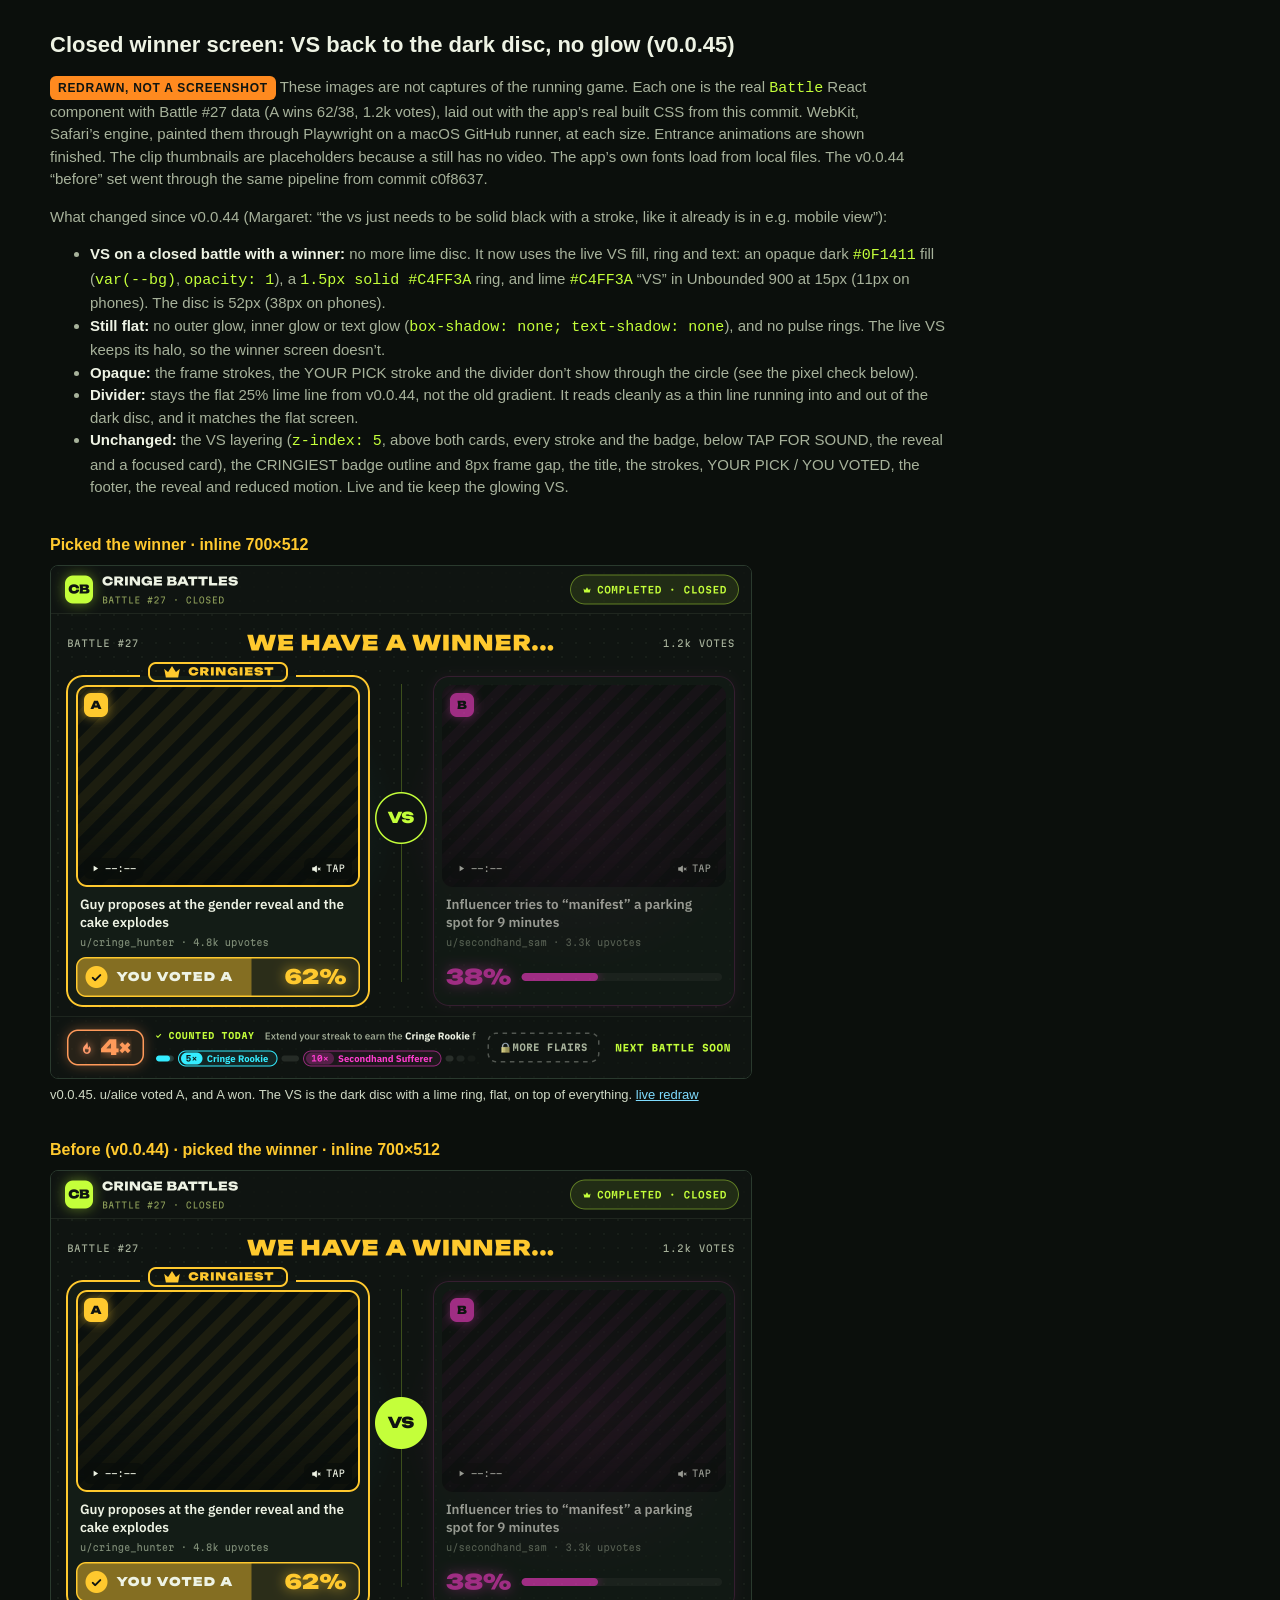
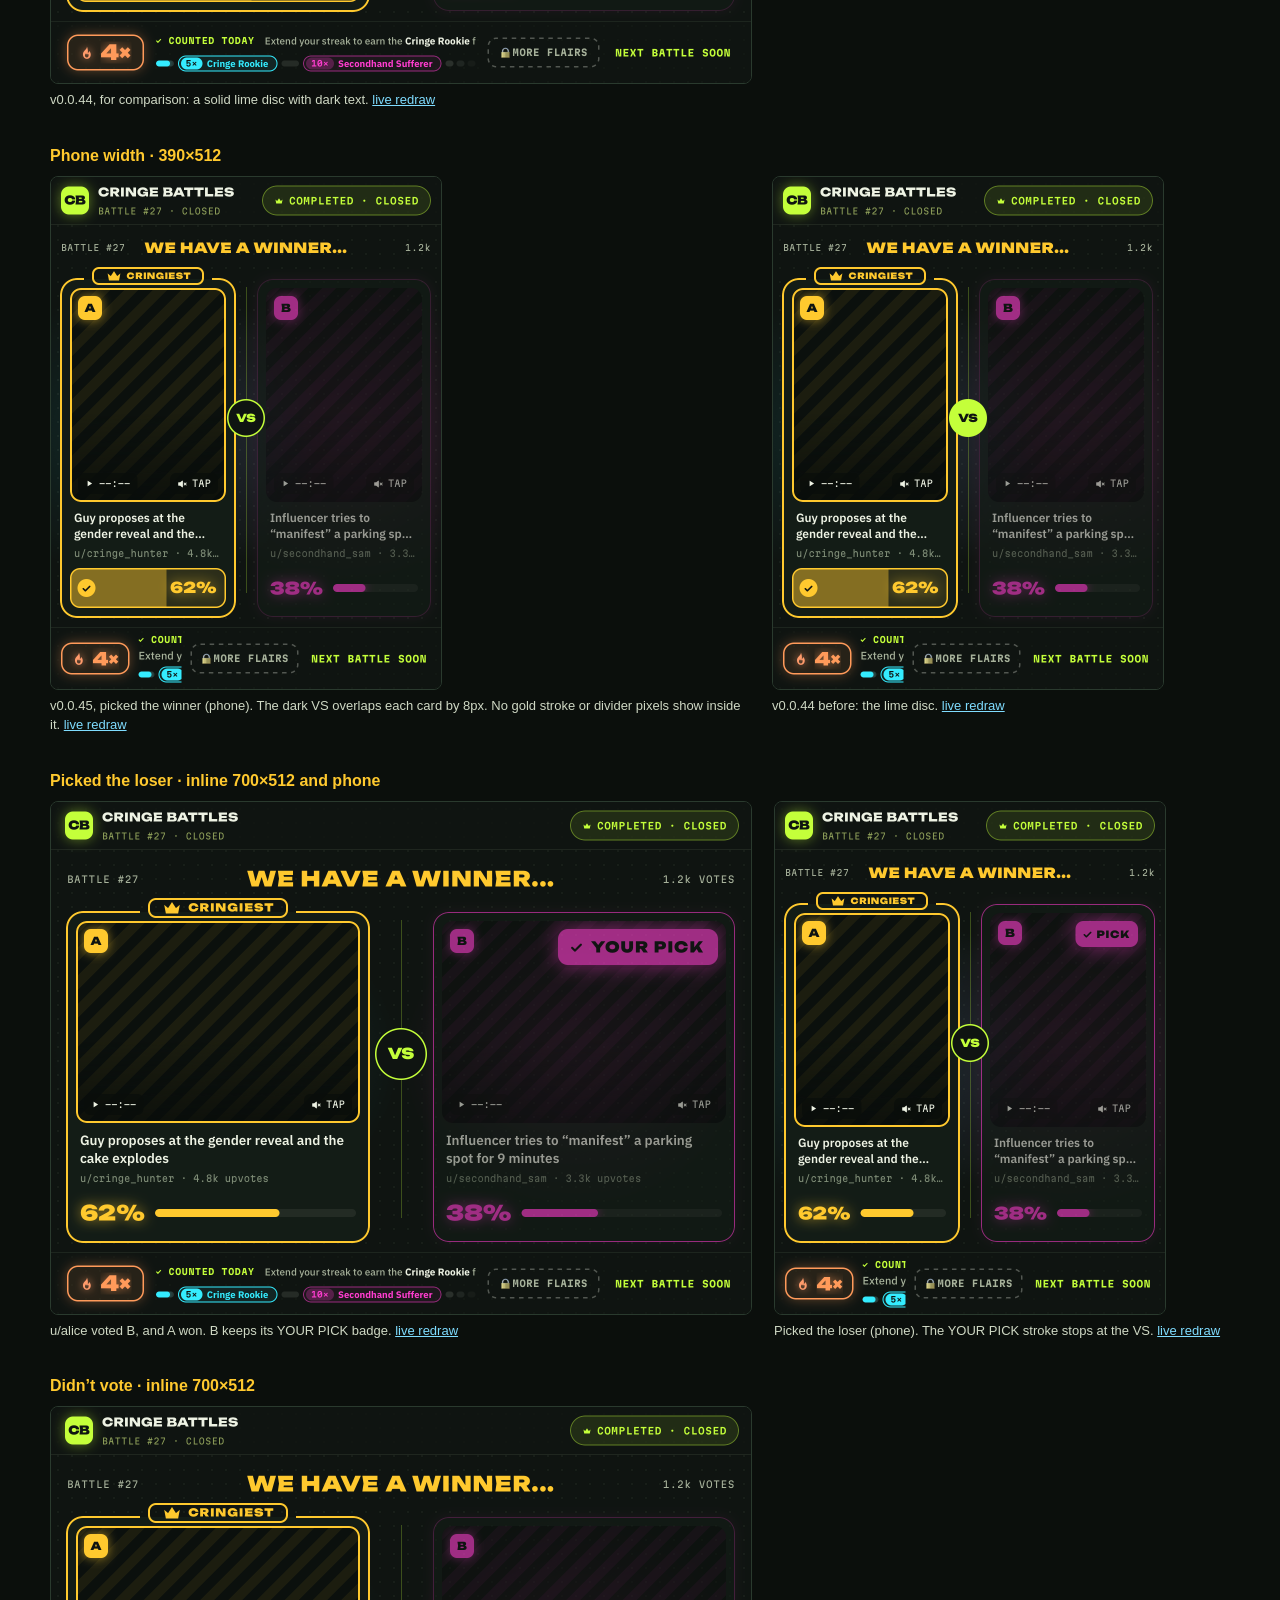
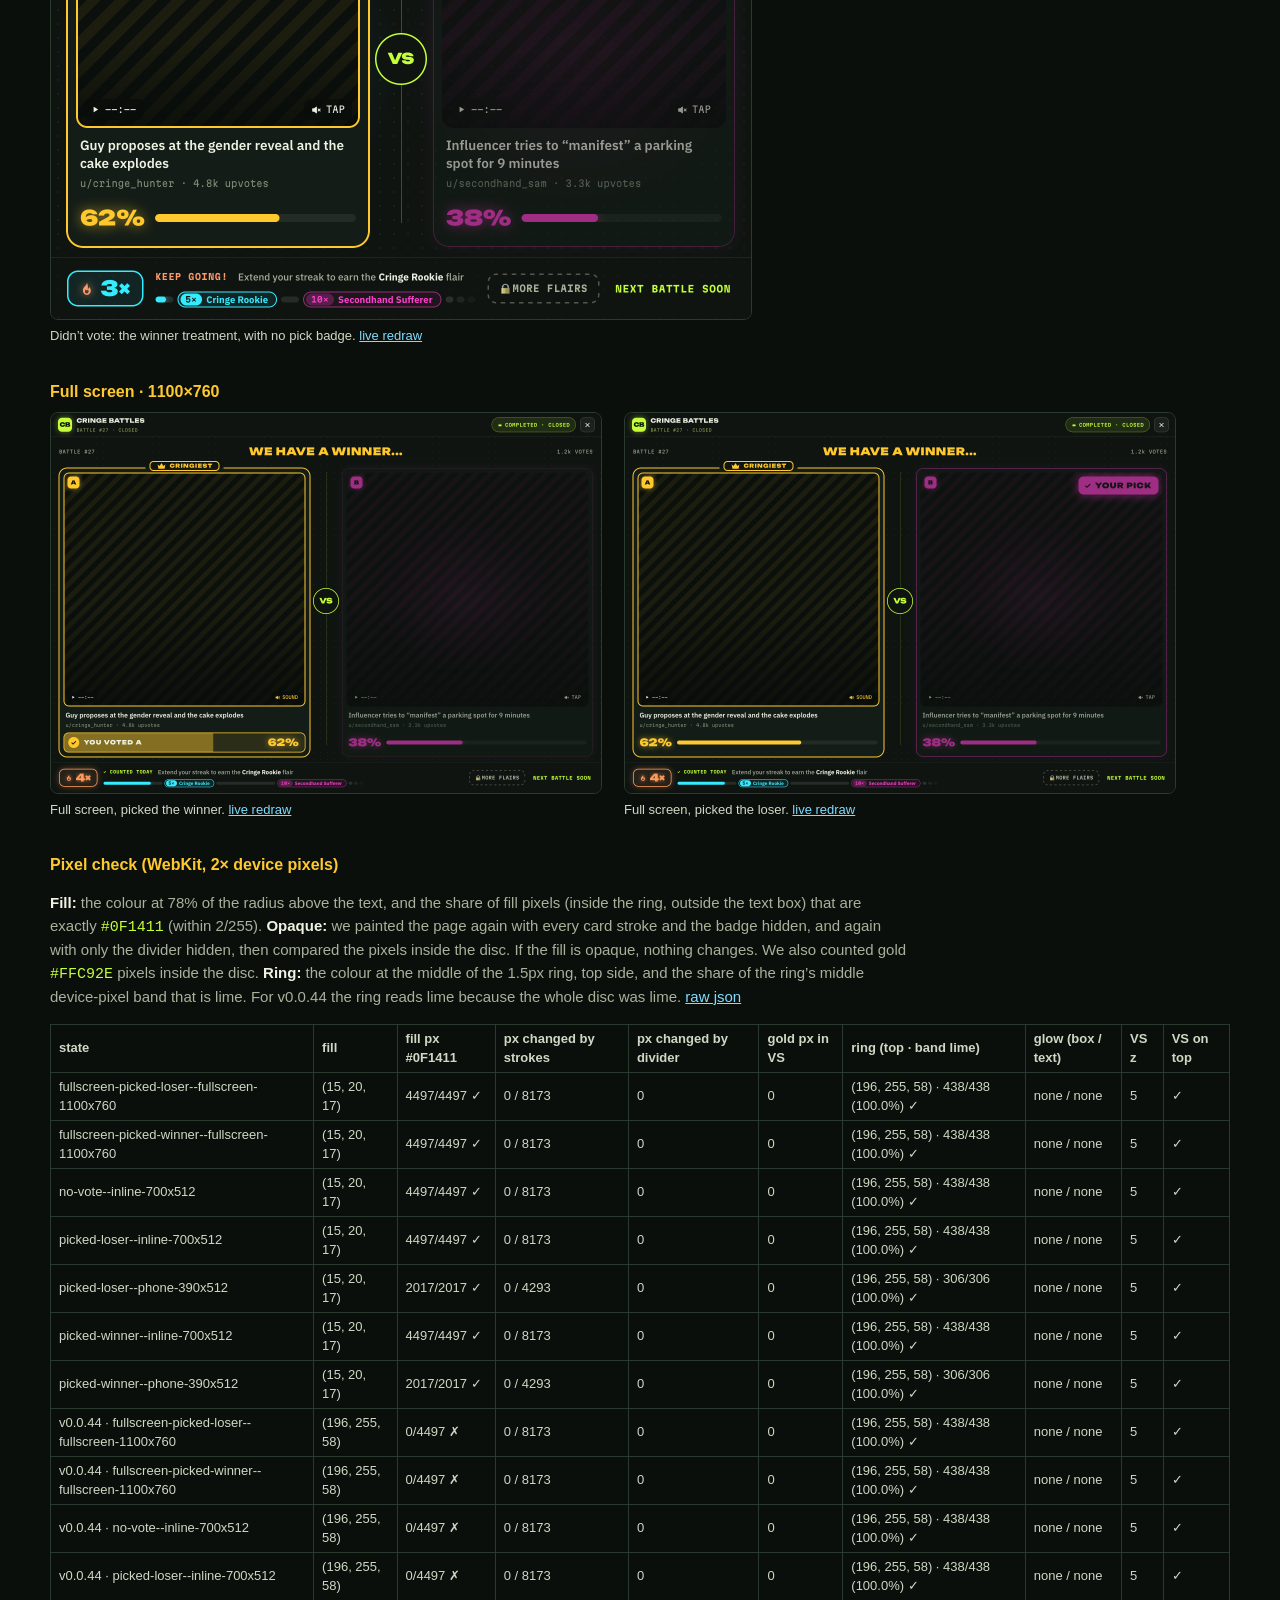
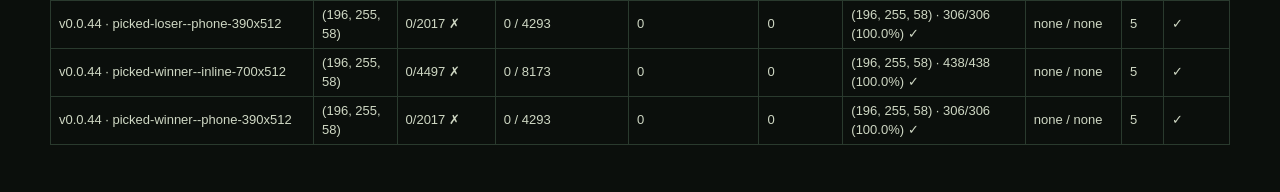
<file: winner-screen/index.html>
<!doctype html>
<html lang="en"><head><meta charset="utf-8"><meta name="viewport" content="width=device-width,initial-scale=1">
<title>Cringe Battles · closed winner screen (v0.0.45: dark VS, no glow)</title>
<style>
body{margin:0;background:#0b0f0c;color:#eef3e4;font:15px/1.5 -apple-system,BlinkMacSystemFont,'Segoe UI',sans-serif}
main{max-width:1180px;margin:0 auto;padding:28px 20px 60px}
h1{font-size:22px;margin:0 0 6px} h2{font-size:16px;margin:34px 0 8px;color:#ffc92e}
.lbl{display:inline-block;background:#ff8a1f;color:#0f1411;font-weight:800;font-size:12px;letter-spacing:.06em;padding:3px 8px;border-radius:6px}
p,li{color:#a7b29b;max-width:860px} code{color:#c4ff3a} b{color:#eef3e4}
.row{display:flex;flex-wrap:wrap;gap:22px;align-items:flex-start}
figure{margin:0} figure img{display:block;border:1px solid #2a3a2e;border-radius:8px;max-width:100%}
figcaption{font-size:13px;color:#cfd8c4;margin-top:6px;max-width:700px}
figcaption a,p a{color:#7fdcff}
table{border-collapse:collapse;font-size:13px;color:#cfd8c4} td,th{border:1px solid #2a3a2e;padding:4px 8px;text-align:left}
</style></head><body><main>
<h1>Closed winner screen: VS back to the dark disc, no glow (v0.0.45)</h1>
<p><span class="lbl">REDRAWN, NOT A SCREENSHOT</span> These images are not captures of the running game. Each one is the real <code>Battle</code> React component with Battle #27 data (A wins 62/38, 1.2k votes), laid out with the app’s real built CSS from this commit. WebKit, Safari’s engine, painted them through Playwright on a macOS GitHub runner, at each size. Entrance animations are shown finished. The clip thumbnails are placeholders because a still has no video. The app’s own fonts load from local files. The v0.0.44 “before” set went through the same pipeline from commit c0f8637.</p>
<p>What changed since v0.0.44 (Margaret: “the vs just needs to be solid black with a stroke, like it already is in e.g. mobile view”):</p>
<ul>
<li><b>VS on a closed battle with a winner:</b> no more lime disc. It now uses the live VS fill, ring and text: an opaque dark <code>#0F1411</code> fill (<code>var(--bg)</code>, <code>opacity: 1</code>), a <code>1.5px solid #C4FF3A</code> ring, and lime <code>#C4FF3A</code> “VS” in Unbounded 900 at 15px (11px on phones). The disc is 52px (38px on phones).</li>
<li><b>Still flat:</b> no outer glow, inner glow or text glow (<code>box-shadow: none; text-shadow: none</code>), and no pulse rings. The live VS keeps its halo, so the winner screen doesn’t.</li>
<li><b>Opaque:</b> the frame strokes, the YOUR PICK stroke and the divider don’t show through the circle (see the pixel check below).</li>
<li><b>Divider:</b> stays the flat 25% lime line from v0.0.44, not the old gradient. It reads cleanly as a thin line running into and out of the dark disc, and it matches the flat screen.</li>
<li><b>Unchanged:</b> the VS layering (<code>z-index: 5</code>, above both cards, every stroke and the badge, below TAP FOR SOUND, the reveal and a focused card), the CRINGIEST badge outline and 8px frame gap, the title, the strokes, YOUR PICK / YOU VOTED, the footer, the reveal and reduced motion. Live and tie keep the glowing VS.</li>
</ul>

<h2>Picked the winner · inline 700×512</h2>
<div class="row"><figure><img src="shots/picked-winner--inline-700x512.png" width="700" height="512" alt="Picked the winner, inline 700x512"><figcaption>v0.0.45. u/alice voted A, and A won. The VS is the dark disc with a lime ring, flat, on top of everything. <a href="cap/picked-winner--inline-700x512.html">live redraw</a></figcaption></figure></div>

<h2>Before (v0.0.44) · picked the winner · inline 700×512</h2>
<div class="row"><figure><img src="shots/v044/picked-winner--inline-700x512.png" width="700" height="512" alt="v0.0.44 picked the winner, inline"><figcaption>v0.0.44, for comparison: a solid lime disc with dark text. <a href="cap/v044/picked-winner--inline-700x512.html">live redraw</a></figcaption></figure></div>

<h2>Phone width · 390×512</h2>
<div class="row">
<figure><img src="shots/picked-winner--phone-390x512.png" width="390" height="512" alt="Picked the winner, phone"><figcaption>v0.0.45, picked the winner (phone). The dark VS overlaps each card by 8px. No gold stroke or divider pixels show inside it. <a href="cap/picked-winner--phone-390x512.html">live redraw</a></figcaption></figure>
<figure><img src="shots/v044/picked-winner--phone-390x512.png" width="390" height="512" alt="v0.0.44 picked the winner, phone"><figcaption>v0.0.44 before: the lime disc. <a href="cap/v044/picked-winner--phone-390x512.html">live redraw</a></figcaption></figure>
</div>

<h2>Picked the loser · inline 700×512 and phone</h2>
<div class="row">
<figure><img src="shots/picked-loser--inline-700x512.png" width="700" height="512" alt="Picked the loser, inline"><figcaption>u/alice voted B, and A won. B keeps its YOUR PICK badge. <a href="cap/picked-loser--inline-700x512.html">live redraw</a></figcaption></figure>
<figure><img src="shots/picked-loser--phone-390x512.png" width="390" height="512" alt="Picked the loser, phone"><figcaption>Picked the loser (phone). The YOUR PICK stroke stops at the VS. <a href="cap/picked-loser--phone-390x512.html">live redraw</a></figcaption></figure>
</div>

<h2>Didn’t vote · inline 700×512</h2>
<div class="row"><figure><img src="shots/no-vote--inline-700x512.png" width="700" height="512" alt="Did not vote"><figcaption>Didn’t vote: the winner treatment, with no pick badge. <a href="cap/no-vote--inline-700x512.html">live redraw</a></figcaption></figure></div>

<h2>Full screen · 1100×760</h2>
<div class="row">
<figure><img src="shots/fullscreen-picked-winner--fullscreen-1100x760.png" width="550" alt="Full screen, picked the winner"><figcaption>Full screen, picked the winner. <a href="cap/fullscreen-picked-winner--fullscreen-1100x760.html">live redraw</a></figcaption></figure>
<figure><img src="shots/fullscreen-picked-loser--fullscreen-1100x760.png" width="550" alt="Full screen, picked the loser"><figcaption>Full screen, picked the loser. <a href="cap/fullscreen-picked-loser--fullscreen-1100x760.html">live redraw</a></figcaption></figure>
</div>

<h2>Pixel check (WebKit, 2× device pixels)</h2>
<p><b>Fill:</b> the colour at 78% of the radius above the text, and the share of fill pixels (inside the ring, outside the text box) that are exactly <code>#0F1411</code> (within 2/255). <b>Opaque:</b> we painted the page again with every card stroke and the badge hidden, and again with only the divider hidden, then compared the pixels inside the disc. If the fill is opaque, nothing changes. We also counted gold <code>#FFC92E</code> pixels inside the disc. <b>Ring:</b> the colour at the middle of the 1.5px ring, top side, and the share of the ring’s middle device-pixel band that is lime. For v0.0.44 the ring reads lime because the whole disc was lime. <a href="shots/pixel-check.json">raw json</a></p>
<table><tr><th>state</th><th>fill</th><th>fill px #0F1411</th><th>px changed by strokes</th><th>px changed by divider</th><th>gold px in VS</th><th>ring (top · band lime)</th><th>glow (box / text)</th><th>VS z</th><th>VS on top</th></tr><tr><td>fullscreen-picked-loser--fullscreen-1100x760</td><td>(15, 20, 17)</td><td>4497/4497 ✓</td><td>0 / 8173</td><td>0</td><td>0</td><td>(196, 255, 58) · 438/438 (100.0%) ✓</td><td>none / none</td><td>5</td><td>✓</td></tr><tr><td>fullscreen-picked-winner--fullscreen-1100x760</td><td>(15, 20, 17)</td><td>4497/4497 ✓</td><td>0 / 8173</td><td>0</td><td>0</td><td>(196, 255, 58) · 438/438 (100.0%) ✓</td><td>none / none</td><td>5</td><td>✓</td></tr><tr><td>no-vote--inline-700x512</td><td>(15, 20, 17)</td><td>4497/4497 ✓</td><td>0 / 8173</td><td>0</td><td>0</td><td>(196, 255, 58) · 438/438 (100.0%) ✓</td><td>none / none</td><td>5</td><td>✓</td></tr><tr><td>picked-loser--inline-700x512</td><td>(15, 20, 17)</td><td>4497/4497 ✓</td><td>0 / 8173</td><td>0</td><td>0</td><td>(196, 255, 58) · 438/438 (100.0%) ✓</td><td>none / none</td><td>5</td><td>✓</td></tr><tr><td>picked-loser--phone-390x512</td><td>(15, 20, 17)</td><td>2017/2017 ✓</td><td>0 / 4293</td><td>0</td><td>0</td><td>(196, 255, 58) · 306/306 (100.0%) ✓</td><td>none / none</td><td>5</td><td>✓</td></tr><tr><td>picked-winner--inline-700x512</td><td>(15, 20, 17)</td><td>4497/4497 ✓</td><td>0 / 8173</td><td>0</td><td>0</td><td>(196, 255, 58) · 438/438 (100.0%) ✓</td><td>none / none</td><td>5</td><td>✓</td></tr><tr><td>picked-winner--phone-390x512</td><td>(15, 20, 17)</td><td>2017/2017 ✓</td><td>0 / 4293</td><td>0</td><td>0</td><td>(196, 255, 58) · 306/306 (100.0%) ✓</td><td>none / none</td><td>5</td><td>✓</td></tr><tr><td>v0.0.44 · fullscreen-picked-loser--fullscreen-1100x760</td><td>(196, 255, 58)</td><td>0/4497 ✗</td><td>0 / 8173</td><td>0</td><td>0</td><td>(196, 255, 58) · 438/438 (100.0%) ✓</td><td>none / none</td><td>5</td><td>✓</td></tr><tr><td>v0.0.44 · fullscreen-picked-winner--fullscreen-1100x760</td><td>(196, 255, 58)</td><td>0/4497 ✗</td><td>0 / 8173</td><td>0</td><td>0</td><td>(196, 255, 58) · 438/438 (100.0%) ✓</td><td>none / none</td><td>5</td><td>✓</td></tr><tr><td>v0.0.44 · no-vote--inline-700x512</td><td>(196, 255, 58)</td><td>0/4497 ✗</td><td>0 / 8173</td><td>0</td><td>0</td><td>(196, 255, 58) · 438/438 (100.0%) ✓</td><td>none / none</td><td>5</td><td>✓</td></tr><tr><td>v0.0.44 · picked-loser--inline-700x512</td><td>(196, 255, 58)</td><td>0/4497 ✗</td><td>0 / 8173</td><td>0</td><td>0</td><td>(196, 255, 58) · 438/438 (100.0%) ✓</td><td>none / none</td><td>5</td><td>✓</td></tr><tr><td>v0.0.44 · picked-loser--phone-390x512</td><td>(196, 255, 58)</td><td>0/2017 ✗</td><td>0 / 4293</td><td>0</td><td>0</td><td>(196, 255, 58) · 306/306 (100.0%) ✓</td><td>none / none</td><td>5</td><td>✓</td></tr><tr><td>v0.0.44 · picked-winner--inline-700x512</td><td>(196, 255, 58)</td><td>0/4497 ✗</td><td>0 / 8173</td><td>0</td><td>0</td><td>(196, 255, 58) · 438/438 (100.0%) ✓</td><td>none / none</td><td>5</td><td>✓</td></tr><tr><td>v0.0.44 · picked-winner--phone-390x512</td><td>(196, 255, 58)</td><td>0/2017 ✗</td><td>0 / 4293</td><td>0</td><td>0</td><td>(196, 255, 58) · 306/306 (100.0%) ✓</td><td>none / none</td><td>5</td><td>✓</td></tr></table>
</main></body></html>
</file>
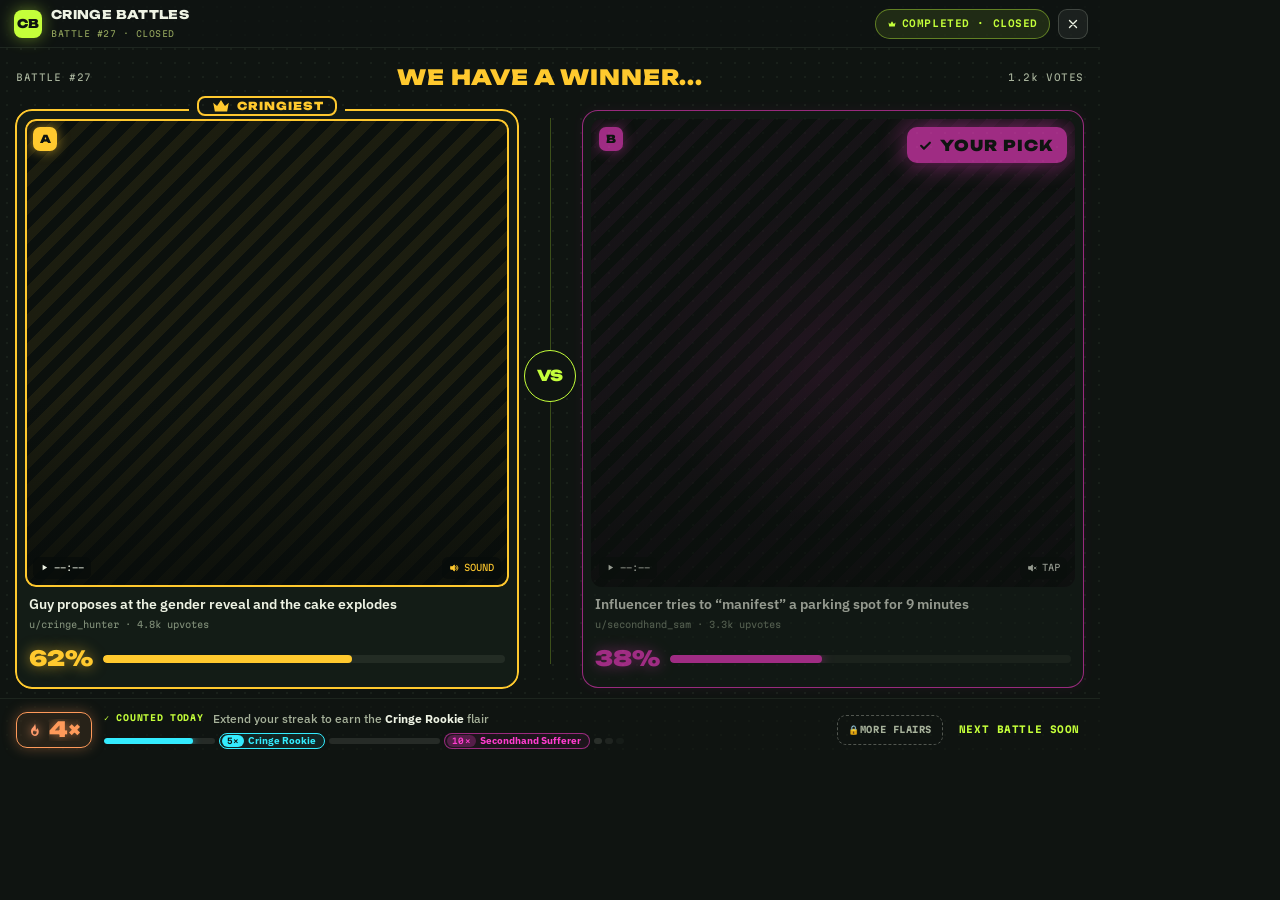
<file: winner-screen/cap/fullscreen-picked-loser--fullscreen-1100x760.html>
<!doctype html><html><head><meta charset="utf-8"><meta name="viewport" content="width=1100">
<link rel="stylesheet" href="app.css">
<style>html,body{width:1100px;height:760px;overflow:hidden} /* capture: show the settled state (entrance animations finished) */ *,*::before,*::after{animation-delay:-10s!important;animation-duration:0.001s!important;transition:none!important}</style>
</head><body><div id="root"><div class="pv is-theater" data-testid="battle-theater"><div class="pv-head"><div class="pv-brand"><div class="cb-logo">CB</div><div><div class="pv-brand-name">CRINGE BATTLES</div><div class="pv-brand-sub"><span>BATTLE #27 · CLOSED</span></div></div></div><div class="pv-head-r"><div class="pv-pill is-closed" data-testid="battle-closed" role="status" aria-label="This battle is closed"><svg viewBox="0 0 24 24" width="10" height="10" fill="currentColor"><path d="M3.5 8.5l4.2 3.6L12 5.5l4.3 6.6 4.2-3.6-1.8 9.5H5.3z"></path></svg><span class="pv-pill-v">COMPLETED · CLOSED</span></div><button class="pv-close" aria-label="Close" data-testid="theater-close"><svg viewBox="0 0 24 24" width="14" height="14" fill="none" stroke="currentColor" stroke-width="2.4" stroke-linecap="round"><path d="M6 6l12 12M18 6L6 18"></path></svg></button></div></div><div class="pv-body"><div class="pv-glow"></div><div class="pv-row is-won" data-testid="winner-title-row"><span>BATTLE #27</span><button class="pv-q pv-q-won" data-testid="winner-title" title="Replay the reveal">WE HAVE A WINNER...</button><span style="justify-self: end;">1.2k <span class="hide-sm">VOTES</span></span></div><div class="pv-grid"><div class="pv-card is-a is-lit is-unpicked is-champ" data-testid="card-left"><span class="pv-crown" data-testid="crown-left" aria-label="Clip A is the cringiest" role="img"><svg viewBox="0 0 24 24" width="22" height="22" fill="currentColor"><path d="M3.5 8.5l4.2 3.6L12 5.5l4.3 6.6 4.2-3.6-1.8 9.5H5.3z"></path></svg><span class="pv-crown-t">CRINGIEST</span></span><div class="pv-media" role="button" aria-label="Watch clip A with sound"><video></video><div class="pv-media-shade"></div><span class="pv-letter">A</span><span class="pv-chip l"><svg viewBox="0 0 24 24" width="9" height="9" fill="currentColor"><path d="M7 4.5v15l12-7.5z"></path></svg>--:--</span><span class="pv-chip r on"><svg viewBox="0 0 24 24" width="10" height="10" fill="none" stroke="currentColor" stroke-width="2.2" stroke-linecap="round" stroke-linejoin="round"><path d="M4 9v6h4l5 4V5L8 9z" fill="currentColor"></path><path d="M16.5 8.5a5 5 0 0 1 0 7M19 6a8.5 8.5 0 0 1 0 12"></path></svg>SOUND</span></div><div class="pv-info"><div class="pv-title" title="Guy proposes at the gender reveal and the cake explodes">Guy proposes at the gender reveal and the cake explodes</div><div class="pv-meta"><button class="pv-credit" title="Open the original post">u/cringe_hunter</button> · 4.8k upvotes</div></div><div class="pv-result"><span class="pv-pct">62%</span><div class="pv-bar"><div style="width: 62%;"></div></div></div></div><div class="pv-card is-b is-picked is-loser" data-testid="card-right"><div class="pv-media" role="button" aria-label="Watch clip B with sound"><video></video><div class="pv-media-shade"></div><span class="pv-letter">B</span><span class="pv-pick" data-testid="pick-right"><svg viewBox="0 0 24 24" width="15" height="15" fill="none" stroke="currentColor" stroke-width="3.4" stroke-linecap="round" stroke-linejoin="round"><path d="M5 12.5l4.5 4.5L19 7.5"></path></svg><span class="pv-pick-t"><span class="pv-pick-your">YOUR </span>PICK</span></span><span class="pv-chip l"><svg viewBox="0 0 24 24" width="9" height="9" fill="currentColor"><path d="M7 4.5v15l12-7.5z"></path></svg>--:--</span><span class="pv-chip r "><svg viewBox="0 0 24 24" width="10" height="10" fill="none" stroke="currentColor" stroke-width="2.2" stroke-linecap="round" stroke-linejoin="round"><path d="M4 9v6h4l5 4V5L8 9z" fill="currentColor"></path><path d="M17 9.5l5 5M22 9.5l-5 5"></path></svg>TAP</span></div><div class="pv-info"><div class="pv-title" title="Influencer tries to “manifest” a parking spot for 9 minutes">Influencer tries to “manifest” a parking spot for 9 minutes</div><div class="pv-meta"><button class="pv-credit" title="Open the original post">u/secondhand_sam</button> · 3.3k upvotes</div></div><div class="pv-result"><span class="pv-pct">38%</span><div class="pv-bar"><div style="width: 38%;"></div></div></div></div><div class="pv-vs is-won" data-testid="vs"><div class="pv-vs-line"></div><div class="pv-vs-badge"><div class="pv-vs-core">VS</div></div></div></div><div class="pv-foot" data-testid="battle-foot"><div class="pv-fx" data-testid="foot-fx" data-mode="streak"><span class="pv-stk-chip" style="--sc: 52, 236, 255;" data-testid="streak-chip" data-tone="counted" role="img" aria-label="4 day streak"><svg viewBox="0 0 24 24" width="17" height="17" fill="currentColor"><path d="M12.6 2.5c.4 3-1.2 4.6-2.7 6.2C8.4 10.3 7 11.9 7 14.6 7 18 9.3 21 12.5 21s5.5-2.6 5.5-6c0-2.4-1.2-4.1-2.2-5.2-.2 1.4-.9 2.5-2 3 .5-2.9-.1-6.6-1.2-9.3zM12.4 19c-1.5 0-2.6-1.2-2.6-2.8 0-1.4.8-2.3 1.6-3.1.3 1 .9 1.6 1.7 1.9.2-.7.5-1.2.9-1.6.6.7 1 1.6 1 2.6 0 1.7-1.1 3-2.6 3z"></path></svg><span class="pv-stk-num" aria-hidden="true"><b>4×</b></span></span><div class="pv-fbody"><div class="pv-layer is-stl" data-testid="layer-streak"><div class="pv-stk is-voted is-lit" style="--sc: 52, 236, 255;" data-testid="streak" data-current="4" data-status="voted" data-tier-color="#34ECFF" data-mfit="0" data-fit="0"><div class="pv-stk-main"><div class="pv-stk-row is-top"><span class="pv-stk-status" data-testid="streak-status" aria-live="polite" aria-hidden="false">✓ COUNTED TODAY</span></div><div class="pv-stk-row is-lead"><span class="pv-stk-label" data-testid="streak-progress" title="Extend your streak to earn the Cringe Rookie flair (1 more day of voting)"><span class="pv-stk-lead"><span class="pv-stk-full">Extend your streak to earn the <b>Cringe Rookie</b> flair</span><span class="pv-stk-short">Next: <b>Cringe Rookie</b></span></span></span></div><div class="pv-stk-track" data-testid="streak-milestones"><span class="pv-stk-seg" data-seg="a" role="progressbar" aria-valuemin="0" aria-valuemax="100" aria-valuenow="80" aria-label="Extend your streak to earn the Cringe Rookie flair (1 more day of voting)"><span style="width: 80%;"></span></span><span class="pv-stk-mp is-next is-close" data-pill="5" style="--tc: 52, 236, 255;" title="5× Streak · Cringe Rookie"><b>5×</b><span class="pv-stk-mp-name"> Cringe Rookie</span></span><span class="pv-stk-seg" data-seg="b" aria-hidden="true"><span style="width: 0%;"></span></span><span class="pv-stk-mp is-second" data-pill="10" style="--tc: 255, 61, 207;" title="10× Streak · Secondhand Sufferer"><b>10×</b><span class="pv-stk-mp-name"> Secondhand Sufferer</span></span><span class="pv-stk-dots" data-testid="streak-dots" aria-hidden="true"><i></i><i></i><i></i></span></div></div><span class="pv-stk-morew"><button type="button" class="pv-stk-more" data-testid="streak-more" aria-label="More flairs" aria-expanded="false" aria-controls="_r_4_"><span aria-hidden="true">🔒</span><span class="pv-stk-more-t" aria-hidden="true"> More flairs</span></button></span><span class="pv-next" data-testid="next-start" role="timer">NEXT BATTLE SOON</span></div></div></div></div></div></div></div></div></body></html>
</file>
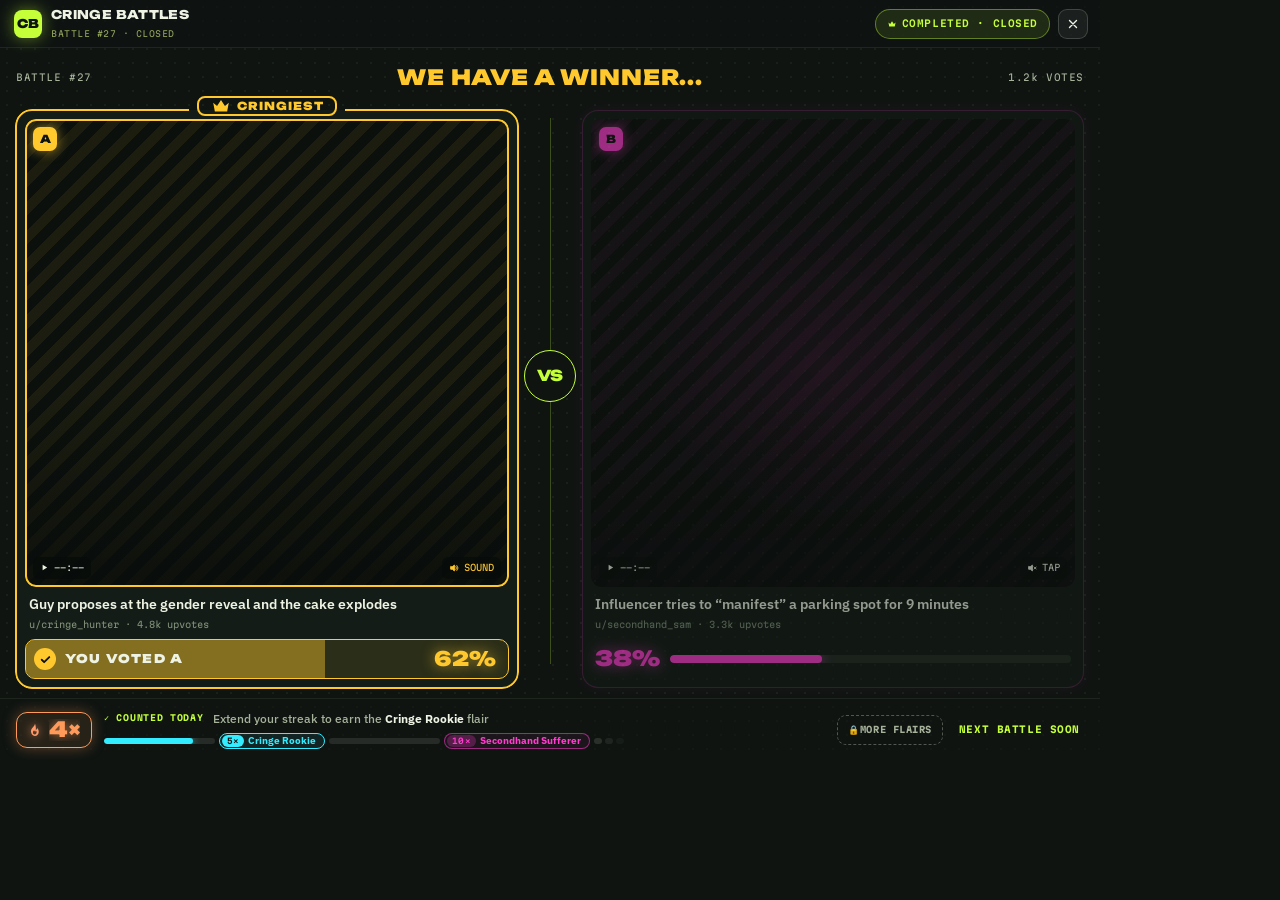
<file: winner-screen/cap/fullscreen-picked-winner--fullscreen-1100x760.html>
<!doctype html><html><head><meta charset="utf-8"><meta name="viewport" content="width=1100">
<link rel="stylesheet" href="app.css">
<style>html,body{width:1100px;height:760px;overflow:hidden} /* capture: show the settled state (entrance animations finished) */ *,*::before,*::after{animation-delay:-10s!important;animation-duration:0.001s!important;transition:none!important}</style>
</head><body><div id="root"><div class="pv is-theater" data-testid="battle-theater"><div class="pv-head"><div class="pv-brand"><div class="cb-logo">CB</div><div><div class="pv-brand-name">CRINGE BATTLES</div><div class="pv-brand-sub"><span>BATTLE #27 · CLOSED</span></div></div></div><div class="pv-head-r"><div class="pv-pill is-closed" data-testid="battle-closed" role="status" aria-label="This battle is closed"><svg viewBox="0 0 24 24" width="10" height="10" fill="currentColor"><path d="M3.5 8.5l4.2 3.6L12 5.5l4.3 6.6 4.2-3.6-1.8 9.5H5.3z"></path></svg><span class="pv-pill-v">COMPLETED · CLOSED</span></div><button class="pv-close" aria-label="Close" data-testid="theater-close"><svg viewBox="0 0 24 24" width="14" height="14" fill="none" stroke="currentColor" stroke-width="2.4" stroke-linecap="round"><path d="M6 6l12 12M18 6L6 18"></path></svg></button></div></div><div class="pv-body"><div class="pv-glow"></div><div class="pv-row is-won" data-testid="winner-title-row"><span>BATTLE #27</span><button class="pv-q pv-q-won" data-testid="winner-title" title="Replay the reveal">WE HAVE A WINNER...</button><span style="justify-self: end;">1.2k <span class="hide-sm">VOTES</span></span></div><div class="pv-grid"><div class="pv-card is-a is-lit is-picked is-champ" data-testid="card-left"><span class="pv-crown" data-testid="crown-left" aria-label="Clip A is the cringiest" role="img"><svg viewBox="0 0 24 24" width="22" height="22" fill="currentColor"><path d="M3.5 8.5l4.2 3.6L12 5.5l4.3 6.6 4.2-3.6-1.8 9.5H5.3z"></path></svg><span class="pv-crown-t">CRINGIEST</span></span><div class="pv-media" role="button" aria-label="Watch clip A with sound"><video></video><div class="pv-media-shade"></div><span class="pv-letter">A</span><span class="pv-chip l"><svg viewBox="0 0 24 24" width="9" height="9" fill="currentColor"><path d="M7 4.5v15l12-7.5z"></path></svg>--:--</span><span class="pv-chip r on"><svg viewBox="0 0 24 24" width="10" height="10" fill="none" stroke="currentColor" stroke-width="2.2" stroke-linecap="round" stroke-linejoin="round"><path d="M4 9v6h4l5 4V5L8 9z" fill="currentColor"></path><path d="M16.5 8.5a5 5 0 0 1 0 7M19 6a8.5 8.5 0 0 1 0 12"></path></svg>SOUND</span></div><div class="pv-info"><div class="pv-title" title="Guy proposes at the gender reveal and the cake explodes">Guy proposes at the gender reveal and the cake explodes</div><div class="pv-meta"><button class="pv-credit" title="Open the original post">u/cringe_hunter</button> · 4.8k upvotes</div></div><div class="pv-result pv-voted" data-testid="voted-left" aria-label="You voted A: 62% of the vote"><span class="pv-voted-fill" style="width: 62%;"></span><span class="pv-voted-ico"><svg viewBox="0 0 24 24" width="13" height="13" fill="none" stroke="currentColor" stroke-width="3.4" stroke-linecap="round" stroke-linejoin="round"><path d="M5 12.5l4.5 4.5L19 7.5"></path></svg></span><span class="pv-voted-t"><span class="pv-voted-you">YOU </span>VOTED<span class="pv-voted-l"> A</span></span><span class="pv-pct pv-voted-pct">62%</span></div></div><div class="pv-card is-b is-unpicked is-loser" data-testid="card-right"><div class="pv-media" role="button" aria-label="Watch clip B with sound"><video></video><div class="pv-media-shade"></div><span class="pv-letter">B</span><span class="pv-chip l"><svg viewBox="0 0 24 24" width="9" height="9" fill="currentColor"><path d="M7 4.5v15l12-7.5z"></path></svg>--:--</span><span class="pv-chip r "><svg viewBox="0 0 24 24" width="10" height="10" fill="none" stroke="currentColor" stroke-width="2.2" stroke-linecap="round" stroke-linejoin="round"><path d="M4 9v6h4l5 4V5L8 9z" fill="currentColor"></path><path d="M17 9.5l5 5M22 9.5l-5 5"></path></svg>TAP</span></div><div class="pv-info"><div class="pv-title" title="Influencer tries to “manifest” a parking spot for 9 minutes">Influencer tries to “manifest” a parking spot for 9 minutes</div><div class="pv-meta"><button class="pv-credit" title="Open the original post">u/secondhand_sam</button> · 3.3k upvotes</div></div><div class="pv-result"><span class="pv-pct">38%</span><div class="pv-bar"><div style="width: 38%;"></div></div></div></div><div class="pv-vs is-won" data-testid="vs"><div class="pv-vs-line"></div><div class="pv-vs-badge"><div class="pv-vs-core">VS</div></div></div></div><div class="pv-foot" data-testid="battle-foot"><div class="pv-fx" data-testid="foot-fx" data-mode="streak"><span class="pv-stk-chip" style="--sc: 52, 236, 255;" data-testid="streak-chip" data-tone="counted" role="img" aria-label="4 day streak"><svg viewBox="0 0 24 24" width="17" height="17" fill="currentColor"><path d="M12.6 2.5c.4 3-1.2 4.6-2.7 6.2C8.4 10.3 7 11.9 7 14.6 7 18 9.3 21 12.5 21s5.5-2.6 5.5-6c0-2.4-1.2-4.1-2.2-5.2-.2 1.4-.9 2.5-2 3 .5-2.9-.1-6.6-1.2-9.3zM12.4 19c-1.5 0-2.6-1.2-2.6-2.8 0-1.4.8-2.3 1.6-3.1.3 1 .9 1.6 1.7 1.9.2-.7.5-1.2.9-1.6.6.7 1 1.6 1 2.6 0 1.7-1.1 3-2.6 3z"></path></svg><span class="pv-stk-num" aria-hidden="true"><b>4×</b></span></span><div class="pv-fbody"><div class="pv-layer is-stl" data-testid="layer-streak"><div class="pv-stk is-voted is-lit" style="--sc: 52, 236, 255;" data-testid="streak" data-current="4" data-status="voted" data-tier-color="#34ECFF" data-mfit="0" data-fit="0"><div class="pv-stk-main"><div class="pv-stk-row is-top"><span class="pv-stk-status" data-testid="streak-status" aria-live="polite" aria-hidden="false">✓ COUNTED TODAY</span></div><div class="pv-stk-row is-lead"><span class="pv-stk-label" data-testid="streak-progress" title="Extend your streak to earn the Cringe Rookie flair (1 more day of voting)"><span class="pv-stk-lead"><span class="pv-stk-full">Extend your streak to earn the <b>Cringe Rookie</b> flair</span><span class="pv-stk-short">Next: <b>Cringe Rookie</b></span></span></span></div><div class="pv-stk-track" data-testid="streak-milestones"><span class="pv-stk-seg" data-seg="a" role="progressbar" aria-valuemin="0" aria-valuemax="100" aria-valuenow="80" aria-label="Extend your streak to earn the Cringe Rookie flair (1 more day of voting)"><span style="width: 80%;"></span></span><span class="pv-stk-mp is-next is-close" data-pill="5" style="--tc: 52, 236, 255;" title="5× Streak · Cringe Rookie"><b>5×</b><span class="pv-stk-mp-name"> Cringe Rookie</span></span><span class="pv-stk-seg" data-seg="b" aria-hidden="true"><span style="width: 0%;"></span></span><span class="pv-stk-mp is-second" data-pill="10" style="--tc: 255, 61, 207;" title="10× Streak · Secondhand Sufferer"><b>10×</b><span class="pv-stk-mp-name"> Secondhand Sufferer</span></span><span class="pv-stk-dots" data-testid="streak-dots" aria-hidden="true"><i></i><i></i><i></i></span></div></div><span class="pv-stk-morew"><button type="button" class="pv-stk-more" data-testid="streak-more" aria-label="More flairs" aria-expanded="false" aria-controls="_r_3_"><span aria-hidden="true">🔒</span><span class="pv-stk-more-t" aria-hidden="true"> More flairs</span></button></span><span class="pv-next" data-testid="next-start" role="timer">NEXT BATTLE SOON</span></div></div></div></div></div></div></div></div></body></html>
</file>
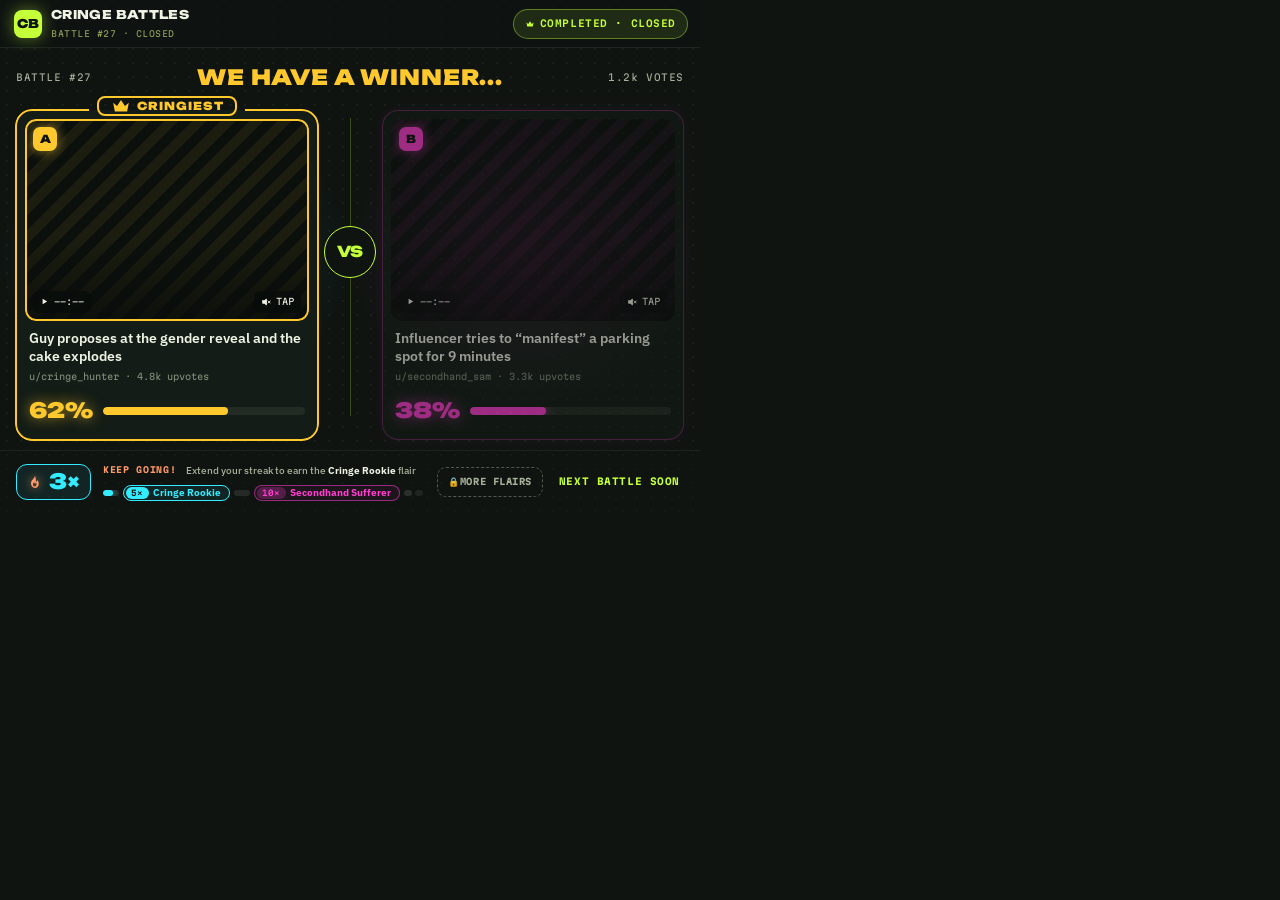
<file: winner-screen/cap/no-vote--inline-700x512.html>
<!doctype html><html><head><meta charset="utf-8"><meta name="viewport" content="width=700">
<link rel="stylesheet" href="app.css">
<style>html,body{width:700px;height:512px;overflow:hidden} /* capture: show the settled state (entrance animations finished) */ *,*::before,*::after{animation-delay:-10s!important;animation-duration:0.001s!important;transition:none!important}</style>
</head><body><div id="root"><div class="pv" data-testid="post-view"><div class="pv-head"><div class="pv-brand"><div class="cb-logo">CB</div><div><div class="pv-brand-name">CRINGE BATTLES</div><div class="pv-brand-sub"><span>BATTLE #27 · CLOSED</span></div></div></div><div class="pv-head-r"><div class="pv-pill is-closed" data-testid="battle-closed" role="status" aria-label="This battle is closed"><svg viewBox="0 0 24 24" width="10" height="10" fill="currentColor"><path d="M3.5 8.5l4.2 3.6L12 5.5l4.3 6.6 4.2-3.6-1.8 9.5H5.3z"></path></svg><span class="pv-pill-v">COMPLETED · CLOSED</span></div></div></div><div class="pv-body"><div class="pv-glow"></div><div class="pv-row is-won" data-testid="winner-title-row"><span>BATTLE #27</span><button class="pv-q pv-q-won" data-testid="winner-title" title="Replay the reveal">WE HAVE A WINNER...</button><span style="justify-self: end;">1.2k <span class="hide-sm">VOTES</span></span></div><div class="pv-grid"><div class="pv-card is-a is-lit is-champ" data-testid="card-left"><span class="pv-crown" data-testid="crown-left" aria-label="Clip A is the cringiest" role="img"><svg viewBox="0 0 24 24" width="22" height="22" fill="currentColor"><path d="M3.5 8.5l4.2 3.6L12 5.5l4.3 6.6 4.2-3.6-1.8 9.5H5.3z"></path></svg><span class="pv-crown-t">CRINGIEST</span></span><div class="pv-media" role="button" aria-label="Watch clip A with sound"><video></video><div class="pv-media-shade"></div><span class="pv-letter">A</span><span class="pv-chip l"><svg viewBox="0 0 24 24" width="9" height="9" fill="currentColor"><path d="M7 4.5v15l12-7.5z"></path></svg>--:--</span><span class="pv-chip r "><svg viewBox="0 0 24 24" width="10" height="10" fill="none" stroke="currentColor" stroke-width="2.2" stroke-linecap="round" stroke-linejoin="round"><path d="M4 9v6h4l5 4V5L8 9z" fill="currentColor"></path><path d="M17 9.5l5 5M22 9.5l-5 5"></path></svg>TAP</span></div><div class="pv-info"><div class="pv-title" title="Guy proposes at the gender reveal and the cake explodes">Guy proposes at the gender reveal and the cake explodes</div><div class="pv-meta"><button class="pv-credit" title="Open the original post">u/cringe_hunter</button> · 4.8k upvotes</div></div><div class="pv-result"><span class="pv-pct">62%</span><div class="pv-bar"><div style="width: 62%;"></div></div></div></div><div class="pv-card is-b is-loser" data-testid="card-right"><div class="pv-media" role="button" aria-label="Watch clip B with sound"><video></video><div class="pv-media-shade"></div><span class="pv-letter">B</span><span class="pv-chip l"><svg viewBox="0 0 24 24" width="9" height="9" fill="currentColor"><path d="M7 4.5v15l12-7.5z"></path></svg>--:--</span><span class="pv-chip r "><svg viewBox="0 0 24 24" width="10" height="10" fill="none" stroke="currentColor" stroke-width="2.2" stroke-linecap="round" stroke-linejoin="round"><path d="M4 9v6h4l5 4V5L8 9z" fill="currentColor"></path><path d="M17 9.5l5 5M22 9.5l-5 5"></path></svg>TAP</span></div><div class="pv-info"><div class="pv-title" title="Influencer tries to “manifest” a parking spot for 9 minutes">Influencer tries to “manifest” a parking spot for 9 minutes</div><div class="pv-meta"><button class="pv-credit" title="Open the original post">u/secondhand_sam</button> · 3.3k upvotes</div></div><div class="pv-result"><span class="pv-pct">38%</span><div class="pv-bar"><div style="width: 38%;"></div></div></div></div><div class="pv-vs is-won" data-testid="vs"><div class="pv-vs-line"></div><div class="pv-vs-badge"><div class="pv-vs-core">VS</div></div></div></div><div class="pv-foot" data-testid="battle-foot"><div class="pv-fx" data-testid="foot-fx" data-mode="streak"><span class="pv-stk-chip" style="--sc: 52, 236, 255;" data-testid="streak-chip" data-tone="tier" role="img" aria-label="3 day streak"><svg viewBox="0 0 24 24" width="17" height="17" fill="currentColor"><path d="M12.6 2.5c.4 3-1.2 4.6-2.7 6.2C8.4 10.3 7 11.9 7 14.6 7 18 9.3 21 12.5 21s5.5-2.6 5.5-6c0-2.4-1.2-4.1-2.2-5.2-.2 1.4-.9 2.5-2 3 .5-2.9-.1-6.6-1.2-9.3zM12.4 19c-1.5 0-2.6-1.2-2.6-2.8 0-1.4.8-2.3 1.6-3.1.3 1 .9 1.6 1.7 1.9.2-.7.5-1.2.9-1.6.6.7 1 1.6 1 2.6 0 1.7-1.1 3-2.6 3z"></path></svg><span class="pv-stk-num" aria-hidden="true"><b>3×</b></span></span><div class="pv-fbody"><div class="pv-layer is-stl" data-testid="layer-streak"><div class="pv-stk is-atRisk is-lit" style="--sc: 52, 236, 255;" data-testid="streak" data-current="3" data-status="atRisk" data-tier-color="#34ECFF" data-mfit="0" data-fit="0"><div class="pv-stk-main"><div class="pv-stk-row is-top"><span class="pv-stk-status" data-testid="streak-status" aria-live="polite" aria-hidden="false">KEEP GOING!</span></div><div class="pv-stk-row is-lead"><span class="pv-stk-label" data-testid="streak-progress" title="Extend your streak to earn the Cringe Rookie flair (2 more days of voting)"><span class="pv-stk-lead"><span class="pv-stk-full">Extend your streak to earn the <b>Cringe Rookie</b> flair</span><span class="pv-stk-short">Next: <b>Cringe Rookie</b></span></span></span></div><div class="pv-stk-track" data-testid="streak-milestones"><span class="pv-stk-seg" data-seg="a" role="progressbar" aria-valuemin="0" aria-valuemax="100" aria-valuenow="60" aria-label="Extend your streak to earn the Cringe Rookie flair (2 more days of voting)"><span style="width: 60%;"></span></span><span class="pv-stk-mp is-next" data-pill="5" style="--tc: 52, 236, 255;" title="5× Streak · Cringe Rookie"><b>5×</b><span class="pv-stk-mp-name"> Cringe Rookie</span></span><span class="pv-stk-seg" data-seg="b" aria-hidden="true"><span style="width: 0%;"></span></span><span class="pv-stk-mp is-second" data-pill="10" style="--tc: 255, 61, 207;" title="10× Streak · Secondhand Sufferer"><b>10×</b><span class="pv-stk-mp-name"> Secondhand Sufferer</span></span><span class="pv-stk-dots" data-testid="streak-dots" aria-hidden="true"><i></i><i></i><i></i></span></div></div><span class="pv-stk-morew"><button type="button" class="pv-stk-more" data-testid="streak-more" aria-label="More flairs" aria-expanded="false" aria-controls="_r_2_"><span aria-hidden="true">🔒</span><span class="pv-stk-more-t" aria-hidden="true"> More flairs</span></button></span><span class="pv-next" data-testid="next-start" role="timer">NEXT BATTLE SOON</span></div></div></div></div></div></div></div></div></body></html>
</file>
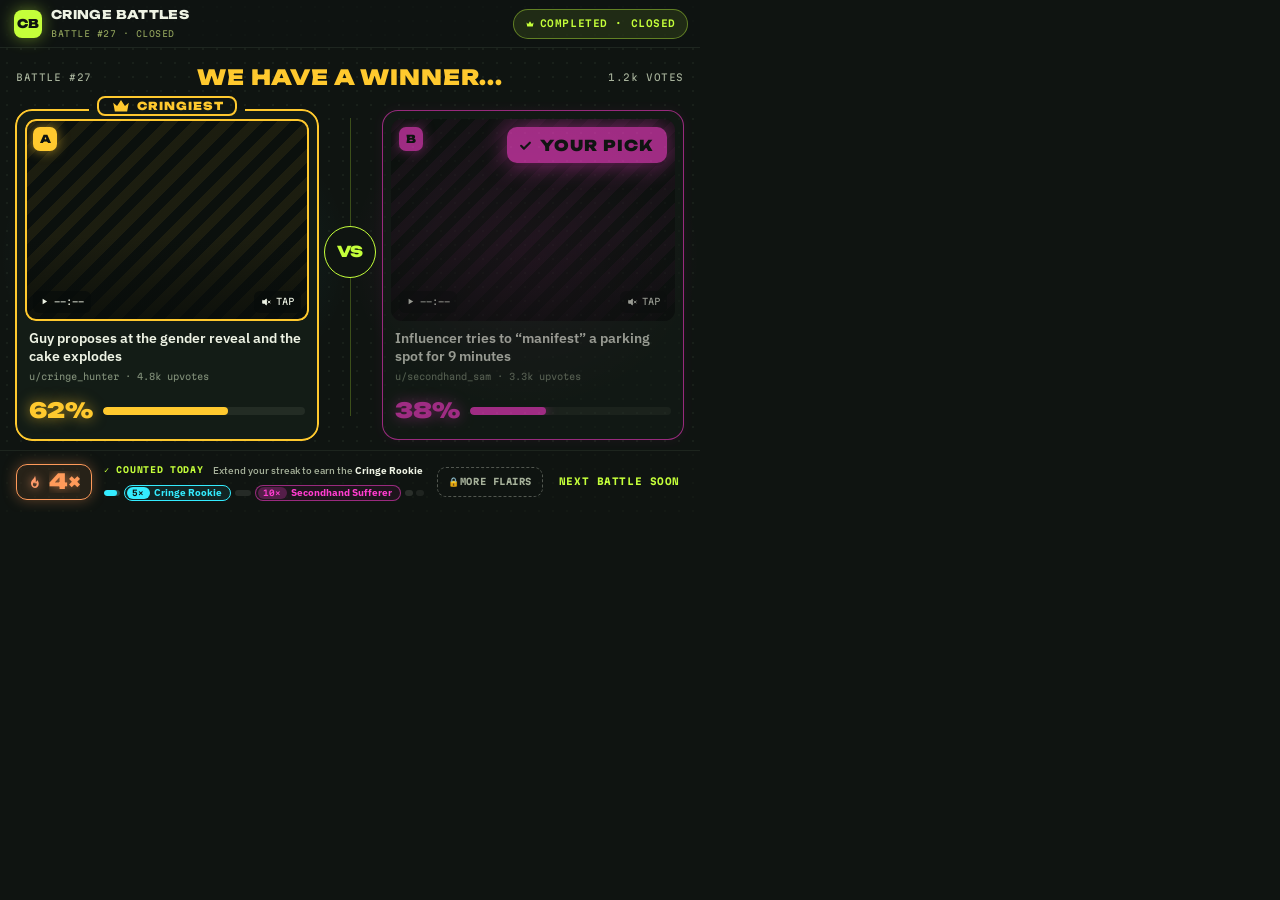
<file: winner-screen/cap/picked-loser--inline-700x512.html>
<!doctype html><html><head><meta charset="utf-8"><meta name="viewport" content="width=700">
<link rel="stylesheet" href="app.css">
<style>html,body{width:700px;height:512px;overflow:hidden} /* capture: show the settled state (entrance animations finished) */ *,*::before,*::after{animation-delay:-10s!important;animation-duration:0.001s!important;transition:none!important}</style>
</head><body><div id="root"><div class="pv" data-testid="post-view"><div class="pv-head"><div class="pv-brand"><div class="cb-logo">CB</div><div><div class="pv-brand-name">CRINGE BATTLES</div><div class="pv-brand-sub"><span>BATTLE #27 · CLOSED</span></div></div></div><div class="pv-head-r"><div class="pv-pill is-closed" data-testid="battle-closed" role="status" aria-label="This battle is closed"><svg viewBox="0 0 24 24" width="10" height="10" fill="currentColor"><path d="M3.5 8.5l4.2 3.6L12 5.5l4.3 6.6 4.2-3.6-1.8 9.5H5.3z"></path></svg><span class="pv-pill-v">COMPLETED · CLOSED</span></div></div></div><div class="pv-body"><div class="pv-glow"></div><div class="pv-row is-won" data-testid="winner-title-row"><span>BATTLE #27</span><button class="pv-q pv-q-won" data-testid="winner-title" title="Replay the reveal">WE HAVE A WINNER...</button><span style="justify-self: end;">1.2k <span class="hide-sm">VOTES</span></span></div><div class="pv-grid"><div class="pv-card is-a is-lit is-unpicked is-champ" data-testid="card-left"><span class="pv-crown" data-testid="crown-left" aria-label="Clip A is the cringiest" role="img"><svg viewBox="0 0 24 24" width="22" height="22" fill="currentColor"><path d="M3.5 8.5l4.2 3.6L12 5.5l4.3 6.6 4.2-3.6-1.8 9.5H5.3z"></path></svg><span class="pv-crown-t">CRINGIEST</span></span><div class="pv-media" role="button" aria-label="Watch clip A with sound"><video></video><div class="pv-media-shade"></div><span class="pv-letter">A</span><span class="pv-chip l"><svg viewBox="0 0 24 24" width="9" height="9" fill="currentColor"><path d="M7 4.5v15l12-7.5z"></path></svg>--:--</span><span class="pv-chip r "><svg viewBox="0 0 24 24" width="10" height="10" fill="none" stroke="currentColor" stroke-width="2.2" stroke-linecap="round" stroke-linejoin="round"><path d="M4 9v6h4l5 4V5L8 9z" fill="currentColor"></path><path d="M17 9.5l5 5M22 9.5l-5 5"></path></svg>TAP</span></div><div class="pv-info"><div class="pv-title" title="Guy proposes at the gender reveal and the cake explodes">Guy proposes at the gender reveal and the cake explodes</div><div class="pv-meta"><button class="pv-credit" title="Open the original post">u/cringe_hunter</button> · 4.8k upvotes</div></div><div class="pv-result"><span class="pv-pct">62%</span><div class="pv-bar"><div style="width: 62%;"></div></div></div></div><div class="pv-card is-b is-picked is-loser" data-testid="card-right"><div class="pv-media" role="button" aria-label="Watch clip B with sound"><video></video><div class="pv-media-shade"></div><span class="pv-letter">B</span><span class="pv-pick" data-testid="pick-right"><svg viewBox="0 0 24 24" width="15" height="15" fill="none" stroke="currentColor" stroke-width="3.4" stroke-linecap="round" stroke-linejoin="round"><path d="M5 12.5l4.5 4.5L19 7.5"></path></svg><span class="pv-pick-t"><span class="pv-pick-your">YOUR </span>PICK</span></span><span class="pv-chip l"><svg viewBox="0 0 24 24" width="9" height="9" fill="currentColor"><path d="M7 4.5v15l12-7.5z"></path></svg>--:--</span><span class="pv-chip r "><svg viewBox="0 0 24 24" width="10" height="10" fill="none" stroke="currentColor" stroke-width="2.2" stroke-linecap="round" stroke-linejoin="round"><path d="M4 9v6h4l5 4V5L8 9z" fill="currentColor"></path><path d="M17 9.5l5 5M22 9.5l-5 5"></path></svg>TAP</span></div><div class="pv-info"><div class="pv-title" title="Influencer tries to “manifest” a parking spot for 9 minutes">Influencer tries to “manifest” a parking spot for 9 minutes</div><div class="pv-meta"><button class="pv-credit" title="Open the original post">u/secondhand_sam</button> · 3.3k upvotes</div></div><div class="pv-result"><span class="pv-pct">38%</span><div class="pv-bar"><div style="width: 38%;"></div></div></div></div><div class="pv-vs is-won" data-testid="vs"><div class="pv-vs-line"></div><div class="pv-vs-badge"><div class="pv-vs-core">VS</div></div></div></div><div class="pv-foot" data-testid="battle-foot"><div class="pv-fx" data-testid="foot-fx" data-mode="streak"><span class="pv-stk-chip" style="--sc: 52, 236, 255;" data-testid="streak-chip" data-tone="counted" role="img" aria-label="4 day streak"><svg viewBox="0 0 24 24" width="17" height="17" fill="currentColor"><path d="M12.6 2.5c.4 3-1.2 4.6-2.7 6.2C8.4 10.3 7 11.9 7 14.6 7 18 9.3 21 12.5 21s5.5-2.6 5.5-6c0-2.4-1.2-4.1-2.2-5.2-.2 1.4-.9 2.5-2 3 .5-2.9-.1-6.6-1.2-9.3zM12.4 19c-1.5 0-2.6-1.2-2.6-2.8 0-1.4.8-2.3 1.6-3.1.3 1 .9 1.6 1.7 1.9.2-.7.5-1.2.9-1.6.6.7 1 1.6 1 2.6 0 1.7-1.1 3-2.6 3z"></path></svg><span class="pv-stk-num" aria-hidden="true"><b>4×</b></span></span><div class="pv-fbody"><div class="pv-layer is-stl" data-testid="layer-streak"><div class="pv-stk is-voted is-lit" style="--sc: 52, 236, 255;" data-testid="streak" data-current="4" data-status="voted" data-tier-color="#34ECFF" data-mfit="0" data-fit="0"><div class="pv-stk-main"><div class="pv-stk-row is-top"><span class="pv-stk-status" data-testid="streak-status" aria-live="polite" aria-hidden="false">✓ COUNTED TODAY</span></div><div class="pv-stk-row is-lead"><span class="pv-stk-label" data-testid="streak-progress" title="Extend your streak to earn the Cringe Rookie flair (1 more day of voting)"><span class="pv-stk-lead"><span class="pv-stk-full">Extend your streak to earn the <b>Cringe Rookie</b> flair</span><span class="pv-stk-short">Next: <b>Cringe Rookie</b></span></span></span></div><div class="pv-stk-track" data-testid="streak-milestones"><span class="pv-stk-seg" data-seg="a" role="progressbar" aria-valuemin="0" aria-valuemax="100" aria-valuenow="80" aria-label="Extend your streak to earn the Cringe Rookie flair (1 more day of voting)"><span style="width: 80%;"></span></span><span class="pv-stk-mp is-next is-close" data-pill="5" style="--tc: 52, 236, 255;" title="5× Streak · Cringe Rookie"><b>5×</b><span class="pv-stk-mp-name"> Cringe Rookie</span></span><span class="pv-stk-seg" data-seg="b" aria-hidden="true"><span style="width: 0%;"></span></span><span class="pv-stk-mp is-second" data-pill="10" style="--tc: 255, 61, 207;" title="10× Streak · Secondhand Sufferer"><b>10×</b><span class="pv-stk-mp-name"> Secondhand Sufferer</span></span><span class="pv-stk-dots" data-testid="streak-dots" aria-hidden="true"><i></i><i></i><i></i></span></div></div><span class="pv-stk-morew"><button type="button" class="pv-stk-more" data-testid="streak-more" aria-label="More flairs" aria-expanded="false" aria-controls="_r_1_"><span aria-hidden="true">🔒</span><span class="pv-stk-more-t" aria-hidden="true"> More flairs</span></button></span><span class="pv-next" data-testid="next-start" role="timer">NEXT BATTLE SOON</span></div></div></div></div></div></div></div></div></body></html>
</file>
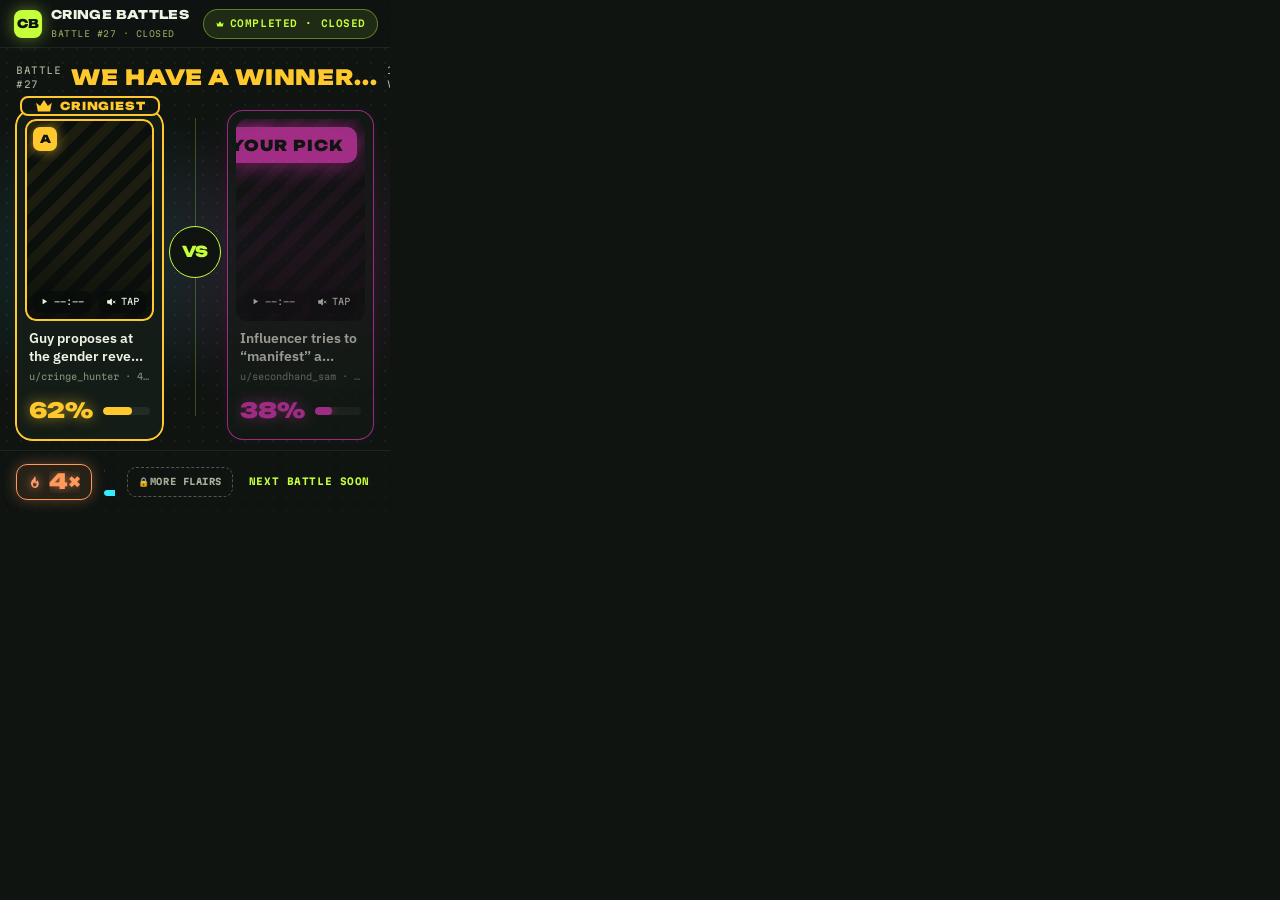
<file: winner-screen/cap/picked-loser--phone-390x512.html>
<!doctype html><html><head><meta charset="utf-8"><meta name="viewport" content="width=390">
<link rel="stylesheet" href="app.css">
<style>html,body{width:390px;height:512px;overflow:hidden} /* capture: show the settled state (entrance animations finished) */ *,*::before,*::after{animation-delay:-10s!important;animation-duration:0.001s!important;transition:none!important}</style>
</head><body><div id="root"><div class="pv" data-testid="post-view"><div class="pv-head"><div class="pv-brand"><div class="cb-logo">CB</div><div><div class="pv-brand-name">CRINGE BATTLES</div><div class="pv-brand-sub"><span>BATTLE #27 · CLOSED</span></div></div></div><div class="pv-head-r"><div class="pv-pill is-closed" data-testid="battle-closed" role="status" aria-label="This battle is closed"><svg viewBox="0 0 24 24" width="10" height="10" fill="currentColor"><path d="M3.5 8.5l4.2 3.6L12 5.5l4.3 6.6 4.2-3.6-1.8 9.5H5.3z"></path></svg><span class="pv-pill-v">COMPLETED · CLOSED</span></div></div></div><div class="pv-body"><div class="pv-glow"></div><div class="pv-row is-won" data-testid="winner-title-row"><span>BATTLE #27</span><button class="pv-q pv-q-won" data-testid="winner-title" title="Replay the reveal">WE HAVE A WINNER...</button><span style="justify-self: end;">1.2k <span class="hide-sm">VOTES</span></span></div><div class="pv-grid"><div class="pv-card is-a is-lit is-unpicked is-champ" data-testid="card-left"><span class="pv-crown" data-testid="crown-left" aria-label="Clip A is the cringiest" role="img"><svg viewBox="0 0 24 24" width="22" height="22" fill="currentColor"><path d="M3.5 8.5l4.2 3.6L12 5.5l4.3 6.6 4.2-3.6-1.8 9.5H5.3z"></path></svg><span class="pv-crown-t">CRINGIEST</span></span><div class="pv-media" role="button" aria-label="Watch clip A with sound"><video></video><div class="pv-media-shade"></div><span class="pv-letter">A</span><span class="pv-chip l"><svg viewBox="0 0 24 24" width="9" height="9" fill="currentColor"><path d="M7 4.5v15l12-7.5z"></path></svg>--:--</span><span class="pv-chip r "><svg viewBox="0 0 24 24" width="10" height="10" fill="none" stroke="currentColor" stroke-width="2.2" stroke-linecap="round" stroke-linejoin="round"><path d="M4 9v6h4l5 4V5L8 9z" fill="currentColor"></path><path d="M17 9.5l5 5M22 9.5l-5 5"></path></svg>TAP</span></div><div class="pv-info"><div class="pv-title" title="Guy proposes at the gender reveal and the cake explodes">Guy proposes at the gender reveal and the cake explodes</div><div class="pv-meta"><button class="pv-credit" title="Open the original post">u/cringe_hunter</button> · 4.8k upvotes</div></div><div class="pv-result"><span class="pv-pct">62%</span><div class="pv-bar"><div style="width: 62%;"></div></div></div></div><div class="pv-card is-b is-picked is-loser" data-testid="card-right"><div class="pv-media" role="button" aria-label="Watch clip B with sound"><video></video><div class="pv-media-shade"></div><span class="pv-letter">B</span><span class="pv-pick" data-testid="pick-right"><svg viewBox="0 0 24 24" width="15" height="15" fill="none" stroke="currentColor" stroke-width="3.4" stroke-linecap="round" stroke-linejoin="round"><path d="M5 12.5l4.5 4.5L19 7.5"></path></svg><span class="pv-pick-t"><span class="pv-pick-your">YOUR </span>PICK</span></span><span class="pv-chip l"><svg viewBox="0 0 24 24" width="9" height="9" fill="currentColor"><path d="M7 4.5v15l12-7.5z"></path></svg>--:--</span><span class="pv-chip r "><svg viewBox="0 0 24 24" width="10" height="10" fill="none" stroke="currentColor" stroke-width="2.2" stroke-linecap="round" stroke-linejoin="round"><path d="M4 9v6h4l5 4V5L8 9z" fill="currentColor"></path><path d="M17 9.5l5 5M22 9.5l-5 5"></path></svg>TAP</span></div><div class="pv-info"><div class="pv-title" title="Influencer tries to “manifest” a parking spot for 9 minutes">Influencer tries to “manifest” a parking spot for 9 minutes</div><div class="pv-meta"><button class="pv-credit" title="Open the original post">u/secondhand_sam</button> · 3.3k upvotes</div></div><div class="pv-result"><span class="pv-pct">38%</span><div class="pv-bar"><div style="width: 38%;"></div></div></div></div><div class="pv-vs is-won" data-testid="vs"><div class="pv-vs-line"></div><div class="pv-vs-badge"><div class="pv-vs-core">VS</div></div></div></div><div class="pv-foot" data-testid="battle-foot"><div class="pv-fx" data-testid="foot-fx" data-mode="streak"><span class="pv-stk-chip" style="--sc: 52, 236, 255;" data-testid="streak-chip" data-tone="counted" role="img" aria-label="4 day streak"><svg viewBox="0 0 24 24" width="17" height="17" fill="currentColor"><path d="M12.6 2.5c.4 3-1.2 4.6-2.7 6.2C8.4 10.3 7 11.9 7 14.6 7 18 9.3 21 12.5 21s5.5-2.6 5.5-6c0-2.4-1.2-4.1-2.2-5.2-.2 1.4-.9 2.5-2 3 .5-2.9-.1-6.6-1.2-9.3zM12.4 19c-1.5 0-2.6-1.2-2.6-2.8 0-1.4.8-2.3 1.6-3.1.3 1 .9 1.6 1.7 1.9.2-.7.5-1.2.9-1.6.6.7 1 1.6 1 2.6 0 1.7-1.1 3-2.6 3z"></path></svg><span class="pv-stk-num" aria-hidden="true"><b>4×</b></span></span><div class="pv-fbody"><div class="pv-layer is-stl" data-testid="layer-streak"><div class="pv-stk is-voted is-lit" style="--sc: 52, 236, 255;" data-testid="streak" data-current="4" data-status="voted" data-tier-color="#34ECFF" data-mfit="0" data-fit="0"><div class="pv-stk-main"><div class="pv-stk-row is-top"><span class="pv-stk-status" data-testid="streak-status" aria-live="polite" aria-hidden="false">✓ COUNTED TODAY</span></div><div class="pv-stk-row is-lead"><span class="pv-stk-label" data-testid="streak-progress" title="Extend your streak to earn the Cringe Rookie flair (1 more day of voting)"><span class="pv-stk-lead"><span class="pv-stk-full">Extend your streak to earn the <b>Cringe Rookie</b> flair</span><span class="pv-stk-short">Next: <b>Cringe Rookie</b></span></span></span></div><div class="pv-stk-track" data-testid="streak-milestones"><span class="pv-stk-seg" data-seg="a" role="progressbar" aria-valuemin="0" aria-valuemax="100" aria-valuenow="80" aria-label="Extend your streak to earn the Cringe Rookie flair (1 more day of voting)"><span style="width: 80%;"></span></span><span class="pv-stk-mp is-next is-close" data-pill="5" style="--tc: 52, 236, 255;" title="5× Streak · Cringe Rookie"><b>5×</b><span class="pv-stk-mp-name"> Cringe Rookie</span></span><span class="pv-stk-seg" data-seg="b" aria-hidden="true"><span style="width: 0%;"></span></span><span class="pv-stk-mp is-second" data-pill="10" style="--tc: 255, 61, 207;" title="10× Streak · Secondhand Sufferer"><b>10×</b><span class="pv-stk-mp-name"> Secondhand Sufferer</span></span><span class="pv-stk-dots" data-testid="streak-dots" aria-hidden="true"><i></i><i></i><i></i></span></div></div><span class="pv-stk-morew"><button type="button" class="pv-stk-more" data-testid="streak-more" aria-label="More flairs" aria-expanded="false" aria-controls="_r_1_"><span aria-hidden="true">🔒</span><span class="pv-stk-more-t" aria-hidden="true"> More flairs</span></button></span><span class="pv-next" data-testid="next-start" role="timer">NEXT BATTLE SOON</span></div></div></div></div></div></div></div></div></body></html>
</file>
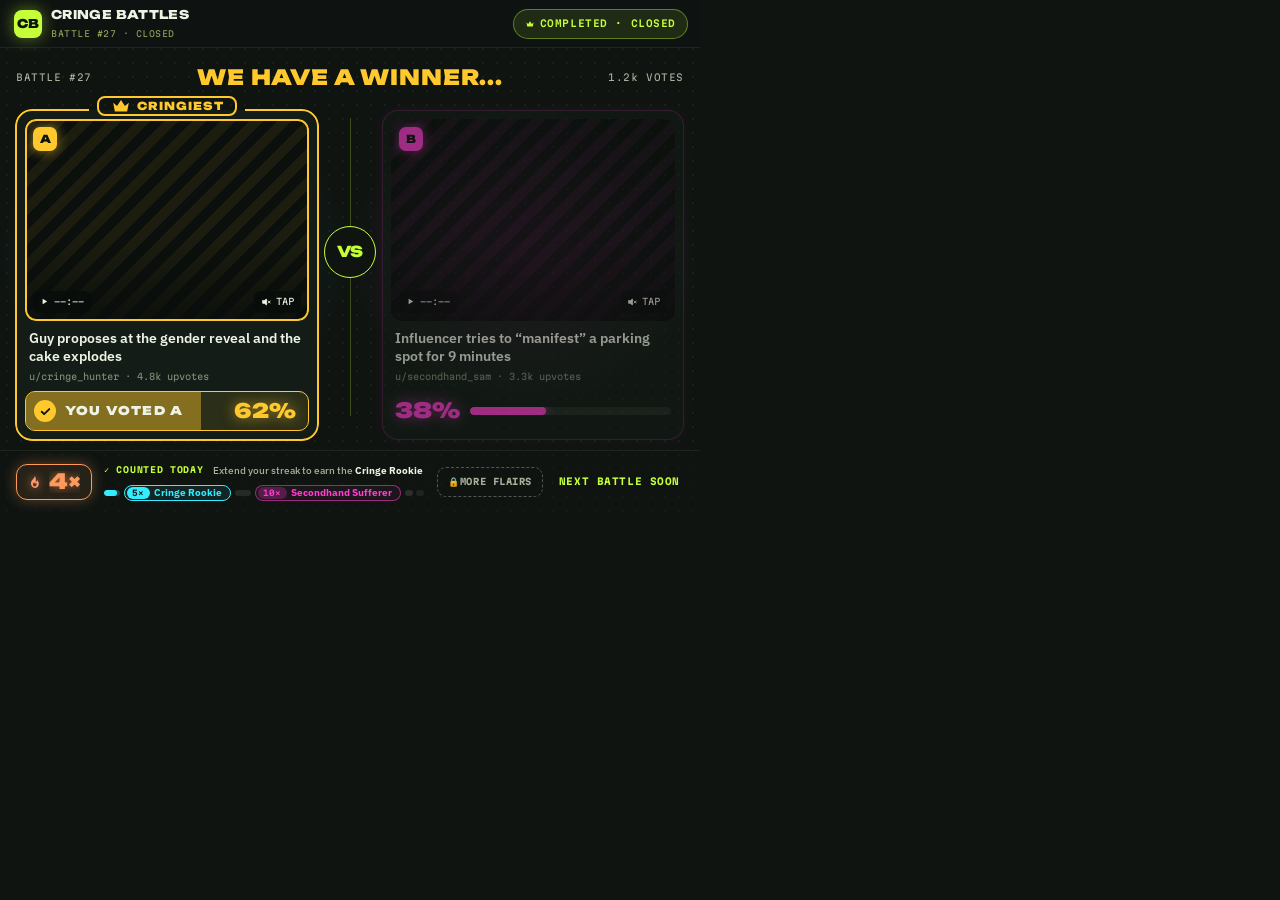
<file: winner-screen/cap/picked-winner--inline-700x512.html>
<!doctype html><html><head><meta charset="utf-8"><meta name="viewport" content="width=700">
<link rel="stylesheet" href="app.css">
<style>html,body{width:700px;height:512px;overflow:hidden} /* capture: show the settled state (entrance animations finished) */ *,*::before,*::after{animation-delay:-10s!important;animation-duration:0.001s!important;transition:none!important}</style>
</head><body><div id="root"><div class="pv" data-testid="post-view"><div class="pv-head"><div class="pv-brand"><div class="cb-logo">CB</div><div><div class="pv-brand-name">CRINGE BATTLES</div><div class="pv-brand-sub"><span>BATTLE #27 · CLOSED</span></div></div></div><div class="pv-head-r"><div class="pv-pill is-closed" data-testid="battle-closed" role="status" aria-label="This battle is closed"><svg viewBox="0 0 24 24" width="10" height="10" fill="currentColor"><path d="M3.5 8.5l4.2 3.6L12 5.5l4.3 6.6 4.2-3.6-1.8 9.5H5.3z"></path></svg><span class="pv-pill-v">COMPLETED · CLOSED</span></div></div></div><div class="pv-body"><div class="pv-glow"></div><div class="pv-row is-won" data-testid="winner-title-row"><span>BATTLE #27</span><button class="pv-q pv-q-won" data-testid="winner-title" title="Replay the reveal">WE HAVE A WINNER...</button><span style="justify-self: end;">1.2k <span class="hide-sm">VOTES</span></span></div><div class="pv-grid"><div class="pv-card is-a is-lit is-picked is-champ" data-testid="card-left"><span class="pv-crown" data-testid="crown-left" aria-label="Clip A is the cringiest" role="img"><svg viewBox="0 0 24 24" width="22" height="22" fill="currentColor"><path d="M3.5 8.5l4.2 3.6L12 5.5l4.3 6.6 4.2-3.6-1.8 9.5H5.3z"></path></svg><span class="pv-crown-t">CRINGIEST</span></span><div class="pv-media" role="button" aria-label="Watch clip A with sound"><video></video><div class="pv-media-shade"></div><span class="pv-letter">A</span><span class="pv-chip l"><svg viewBox="0 0 24 24" width="9" height="9" fill="currentColor"><path d="M7 4.5v15l12-7.5z"></path></svg>--:--</span><span class="pv-chip r "><svg viewBox="0 0 24 24" width="10" height="10" fill="none" stroke="currentColor" stroke-width="2.2" stroke-linecap="round" stroke-linejoin="round"><path d="M4 9v6h4l5 4V5L8 9z" fill="currentColor"></path><path d="M17 9.5l5 5M22 9.5l-5 5"></path></svg>TAP</span></div><div class="pv-info"><div class="pv-title" title="Guy proposes at the gender reveal and the cake explodes">Guy proposes at the gender reveal and the cake explodes</div><div class="pv-meta"><button class="pv-credit" title="Open the original post">u/cringe_hunter</button> · 4.8k upvotes</div></div><div class="pv-result pv-voted" data-testid="voted-left" aria-label="You voted A: 62% of the vote"><span class="pv-voted-fill" style="width: 62%;"></span><span class="pv-voted-ico"><svg viewBox="0 0 24 24" width="13" height="13" fill="none" stroke="currentColor" stroke-width="3.4" stroke-linecap="round" stroke-linejoin="round"><path d="M5 12.5l4.5 4.5L19 7.5"></path></svg></span><span class="pv-voted-t"><span class="pv-voted-you">YOU </span>VOTED<span class="pv-voted-l"> A</span></span><span class="pv-pct pv-voted-pct">62%</span></div></div><div class="pv-card is-b is-unpicked is-loser" data-testid="card-right"><div class="pv-media" role="button" aria-label="Watch clip B with sound"><video></video><div class="pv-media-shade"></div><span class="pv-letter">B</span><span class="pv-chip l"><svg viewBox="0 0 24 24" width="9" height="9" fill="currentColor"><path d="M7 4.5v15l12-7.5z"></path></svg>--:--</span><span class="pv-chip r "><svg viewBox="0 0 24 24" width="10" height="10" fill="none" stroke="currentColor" stroke-width="2.2" stroke-linecap="round" stroke-linejoin="round"><path d="M4 9v6h4l5 4V5L8 9z" fill="currentColor"></path><path d="M17 9.5l5 5M22 9.5l-5 5"></path></svg>TAP</span></div><div class="pv-info"><div class="pv-title" title="Influencer tries to “manifest” a parking spot for 9 minutes">Influencer tries to “manifest” a parking spot for 9 minutes</div><div class="pv-meta"><button class="pv-credit" title="Open the original post">u/secondhand_sam</button> · 3.3k upvotes</div></div><div class="pv-result"><span class="pv-pct">38%</span><div class="pv-bar"><div style="width: 38%;"></div></div></div></div><div class="pv-vs is-won" data-testid="vs"><div class="pv-vs-line"></div><div class="pv-vs-badge"><div class="pv-vs-core">VS</div></div></div></div><div class="pv-foot" data-testid="battle-foot"><div class="pv-fx" data-testid="foot-fx" data-mode="streak"><span class="pv-stk-chip" style="--sc: 52, 236, 255;" data-testid="streak-chip" data-tone="counted" role="img" aria-label="4 day streak"><svg viewBox="0 0 24 24" width="17" height="17" fill="currentColor"><path d="M12.6 2.5c.4 3-1.2 4.6-2.7 6.2C8.4 10.3 7 11.9 7 14.6 7 18 9.3 21 12.5 21s5.5-2.6 5.5-6c0-2.4-1.2-4.1-2.2-5.2-.2 1.4-.9 2.5-2 3 .5-2.9-.1-6.6-1.2-9.3zM12.4 19c-1.5 0-2.6-1.2-2.6-2.8 0-1.4.8-2.3 1.6-3.1.3 1 .9 1.6 1.7 1.9.2-.7.5-1.2.9-1.6.6.7 1 1.6 1 2.6 0 1.7-1.1 3-2.6 3z"></path></svg><span class="pv-stk-num" aria-hidden="true"><b>4×</b></span></span><div class="pv-fbody"><div class="pv-layer is-stl" data-testid="layer-streak"><div class="pv-stk is-voted is-lit" style="--sc: 52, 236, 255;" data-testid="streak" data-current="4" data-status="voted" data-tier-color="#34ECFF" data-mfit="0" data-fit="0"><div class="pv-stk-main"><div class="pv-stk-row is-top"><span class="pv-stk-status" data-testid="streak-status" aria-live="polite" aria-hidden="false">✓ COUNTED TODAY</span></div><div class="pv-stk-row is-lead"><span class="pv-stk-label" data-testid="streak-progress" title="Extend your streak to earn the Cringe Rookie flair (1 more day of voting)"><span class="pv-stk-lead"><span class="pv-stk-full">Extend your streak to earn the <b>Cringe Rookie</b> flair</span><span class="pv-stk-short">Next: <b>Cringe Rookie</b></span></span></span></div><div class="pv-stk-track" data-testid="streak-milestones"><span class="pv-stk-seg" data-seg="a" role="progressbar" aria-valuemin="0" aria-valuemax="100" aria-valuenow="80" aria-label="Extend your streak to earn the Cringe Rookie flair (1 more day of voting)"><span style="width: 80%;"></span></span><span class="pv-stk-mp is-next is-close" data-pill="5" style="--tc: 52, 236, 255;" title="5× Streak · Cringe Rookie"><b>5×</b><span class="pv-stk-mp-name"> Cringe Rookie</span></span><span class="pv-stk-seg" data-seg="b" aria-hidden="true"><span style="width: 0%;"></span></span><span class="pv-stk-mp is-second" data-pill="10" style="--tc: 255, 61, 207;" title="10× Streak · Secondhand Sufferer"><b>10×</b><span class="pv-stk-mp-name"> Secondhand Sufferer</span></span><span class="pv-stk-dots" data-testid="streak-dots" aria-hidden="true"><i></i><i></i><i></i></span></div></div><span class="pv-stk-morew"><button type="button" class="pv-stk-more" data-testid="streak-more" aria-label="More flairs" aria-expanded="false" aria-controls="_r_0_"><span aria-hidden="true">🔒</span><span class="pv-stk-more-t" aria-hidden="true"> More flairs</span></button></span><span class="pv-next" data-testid="next-start" role="timer">NEXT BATTLE SOON</span></div></div></div></div></div></div></div></div></body></html>
</file>
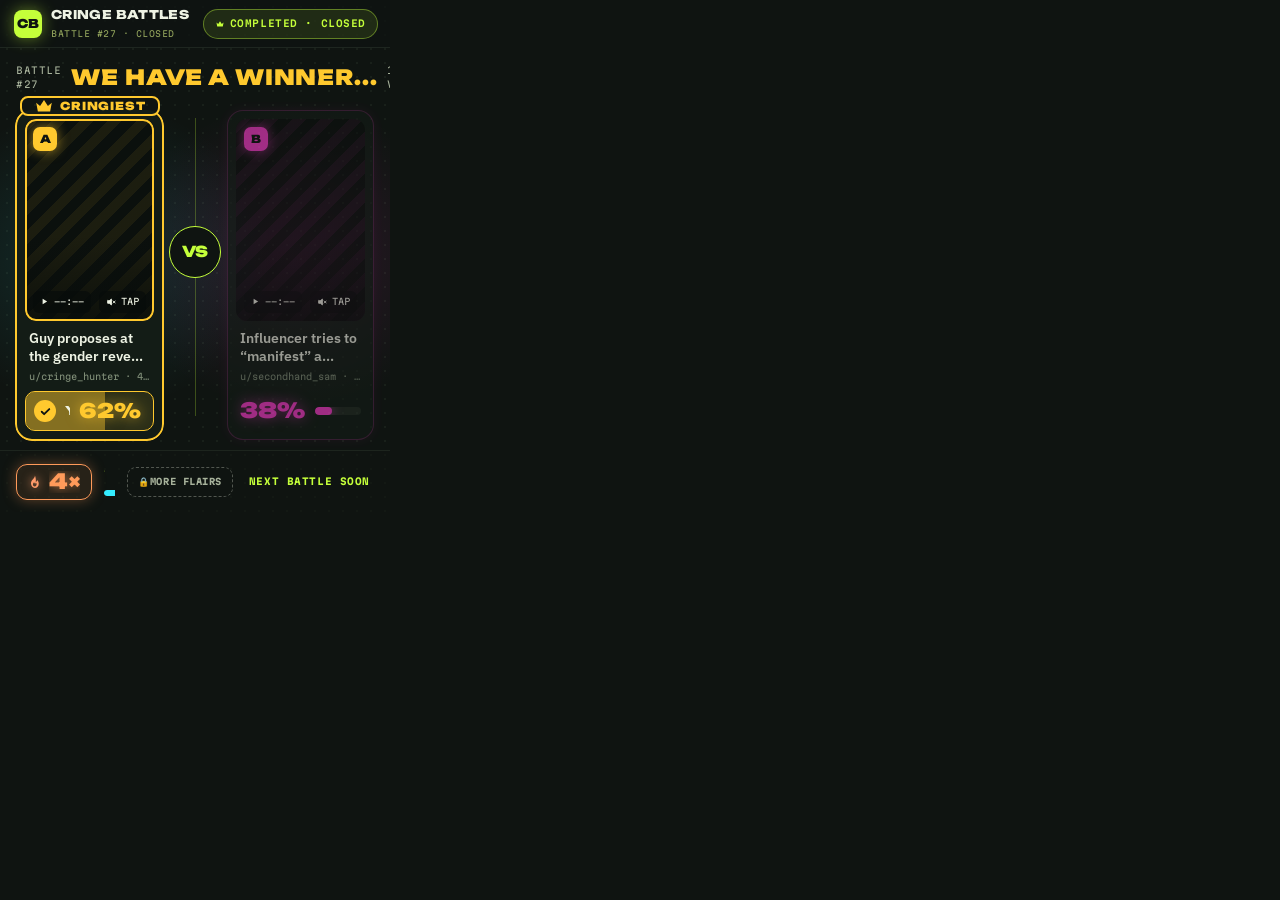
<file: winner-screen/cap/picked-winner--phone-390x512.html>
<!doctype html><html><head><meta charset="utf-8"><meta name="viewport" content="width=390">
<link rel="stylesheet" href="app.css">
<style>html,body{width:390px;height:512px;overflow:hidden} /* capture: show the settled state (entrance animations finished) */ *,*::before,*::after{animation-delay:-10s!important;animation-duration:0.001s!important;transition:none!important}</style>
</head><body><div id="root"><div class="pv" data-testid="post-view"><div class="pv-head"><div class="pv-brand"><div class="cb-logo">CB</div><div><div class="pv-brand-name">CRINGE BATTLES</div><div class="pv-brand-sub"><span>BATTLE #27 · CLOSED</span></div></div></div><div class="pv-head-r"><div class="pv-pill is-closed" data-testid="battle-closed" role="status" aria-label="This battle is closed"><svg viewBox="0 0 24 24" width="10" height="10" fill="currentColor"><path d="M3.5 8.5l4.2 3.6L12 5.5l4.3 6.6 4.2-3.6-1.8 9.5H5.3z"></path></svg><span class="pv-pill-v">COMPLETED · CLOSED</span></div></div></div><div class="pv-body"><div class="pv-glow"></div><div class="pv-row is-won" data-testid="winner-title-row"><span>BATTLE #27</span><button class="pv-q pv-q-won" data-testid="winner-title" title="Replay the reveal">WE HAVE A WINNER...</button><span style="justify-self: end;">1.2k <span class="hide-sm">VOTES</span></span></div><div class="pv-grid"><div class="pv-card is-a is-lit is-picked is-champ" data-testid="card-left"><span class="pv-crown" data-testid="crown-left" aria-label="Clip A is the cringiest" role="img"><svg viewBox="0 0 24 24" width="22" height="22" fill="currentColor"><path d="M3.5 8.5l4.2 3.6L12 5.5l4.3 6.6 4.2-3.6-1.8 9.5H5.3z"></path></svg><span class="pv-crown-t">CRINGIEST</span></span><div class="pv-media" role="button" aria-label="Watch clip A with sound"><video></video><div class="pv-media-shade"></div><span class="pv-letter">A</span><span class="pv-chip l"><svg viewBox="0 0 24 24" width="9" height="9" fill="currentColor"><path d="M7 4.5v15l12-7.5z"></path></svg>--:--</span><span class="pv-chip r "><svg viewBox="0 0 24 24" width="10" height="10" fill="none" stroke="currentColor" stroke-width="2.2" stroke-linecap="round" stroke-linejoin="round"><path d="M4 9v6h4l5 4V5L8 9z" fill="currentColor"></path><path d="M17 9.5l5 5M22 9.5l-5 5"></path></svg>TAP</span></div><div class="pv-info"><div class="pv-title" title="Guy proposes at the gender reveal and the cake explodes">Guy proposes at the gender reveal and the cake explodes</div><div class="pv-meta"><button class="pv-credit" title="Open the original post">u/cringe_hunter</button> · 4.8k upvotes</div></div><div class="pv-result pv-voted" data-testid="voted-left" aria-label="You voted A: 62% of the vote"><span class="pv-voted-fill" style="width: 62%;"></span><span class="pv-voted-ico"><svg viewBox="0 0 24 24" width="13" height="13" fill="none" stroke="currentColor" stroke-width="3.4" stroke-linecap="round" stroke-linejoin="round"><path d="M5 12.5l4.5 4.5L19 7.5"></path></svg></span><span class="pv-voted-t"><span class="pv-voted-you">YOU </span>VOTED<span class="pv-voted-l"> A</span></span><span class="pv-pct pv-voted-pct">62%</span></div></div><div class="pv-card is-b is-unpicked is-loser" data-testid="card-right"><div class="pv-media" role="button" aria-label="Watch clip B with sound"><video></video><div class="pv-media-shade"></div><span class="pv-letter">B</span><span class="pv-chip l"><svg viewBox="0 0 24 24" width="9" height="9" fill="currentColor"><path d="M7 4.5v15l12-7.5z"></path></svg>--:--</span><span class="pv-chip r "><svg viewBox="0 0 24 24" width="10" height="10" fill="none" stroke="currentColor" stroke-width="2.2" stroke-linecap="round" stroke-linejoin="round"><path d="M4 9v6h4l5 4V5L8 9z" fill="currentColor"></path><path d="M17 9.5l5 5M22 9.5l-5 5"></path></svg>TAP</span></div><div class="pv-info"><div class="pv-title" title="Influencer tries to “manifest” a parking spot for 9 minutes">Influencer tries to “manifest” a parking spot for 9 minutes</div><div class="pv-meta"><button class="pv-credit" title="Open the original post">u/secondhand_sam</button> · 3.3k upvotes</div></div><div class="pv-result"><span class="pv-pct">38%</span><div class="pv-bar"><div style="width: 38%;"></div></div></div></div><div class="pv-vs is-won" data-testid="vs"><div class="pv-vs-line"></div><div class="pv-vs-badge"><div class="pv-vs-core">VS</div></div></div></div><div class="pv-foot" data-testid="battle-foot"><div class="pv-fx" data-testid="foot-fx" data-mode="streak"><span class="pv-stk-chip" style="--sc: 52, 236, 255;" data-testid="streak-chip" data-tone="counted" role="img" aria-label="4 day streak"><svg viewBox="0 0 24 24" width="17" height="17" fill="currentColor"><path d="M12.6 2.5c.4 3-1.2 4.6-2.7 6.2C8.4 10.3 7 11.9 7 14.6 7 18 9.3 21 12.5 21s5.5-2.6 5.5-6c0-2.4-1.2-4.1-2.2-5.2-.2 1.4-.9 2.5-2 3 .5-2.9-.1-6.6-1.2-9.3zM12.4 19c-1.5 0-2.6-1.2-2.6-2.8 0-1.4.8-2.3 1.6-3.1.3 1 .9 1.6 1.7 1.9.2-.7.5-1.2.9-1.6.6.7 1 1.6 1 2.6 0 1.7-1.1 3-2.6 3z"></path></svg><span class="pv-stk-num" aria-hidden="true"><b>4×</b></span></span><div class="pv-fbody"><div class="pv-layer is-stl" data-testid="layer-streak"><div class="pv-stk is-voted is-lit" style="--sc: 52, 236, 255;" data-testid="streak" data-current="4" data-status="voted" data-tier-color="#34ECFF" data-mfit="0" data-fit="0"><div class="pv-stk-main"><div class="pv-stk-row is-top"><span class="pv-stk-status" data-testid="streak-status" aria-live="polite" aria-hidden="false">✓ COUNTED TODAY</span></div><div class="pv-stk-row is-lead"><span class="pv-stk-label" data-testid="streak-progress" title="Extend your streak to earn the Cringe Rookie flair (1 more day of voting)"><span class="pv-stk-lead"><span class="pv-stk-full">Extend your streak to earn the <b>Cringe Rookie</b> flair</span><span class="pv-stk-short">Next: <b>Cringe Rookie</b></span></span></span></div><div class="pv-stk-track" data-testid="streak-milestones"><span class="pv-stk-seg" data-seg="a" role="progressbar" aria-valuemin="0" aria-valuemax="100" aria-valuenow="80" aria-label="Extend your streak to earn the Cringe Rookie flair (1 more day of voting)"><span style="width: 80%;"></span></span><span class="pv-stk-mp is-next is-close" data-pill="5" style="--tc: 52, 236, 255;" title="5× Streak · Cringe Rookie"><b>5×</b><span class="pv-stk-mp-name"> Cringe Rookie</span></span><span class="pv-stk-seg" data-seg="b" aria-hidden="true"><span style="width: 0%;"></span></span><span class="pv-stk-mp is-second" data-pill="10" style="--tc: 255, 61, 207;" title="10× Streak · Secondhand Sufferer"><b>10×</b><span class="pv-stk-mp-name"> Secondhand Sufferer</span></span><span class="pv-stk-dots" data-testid="streak-dots" aria-hidden="true"><i></i><i></i><i></i></span></div></div><span class="pv-stk-morew"><button type="button" class="pv-stk-more" data-testid="streak-more" aria-label="More flairs" aria-expanded="false" aria-controls="_r_0_"><span aria-hidden="true">🔒</span><span class="pv-stk-more-t" aria-hidden="true"> More flairs</span></button></span><span class="pv-next" data-testid="next-start" role="timer">NEXT BATTLE SOON</span></div></div></div></div></div></div></div></div></body></html>
</file>
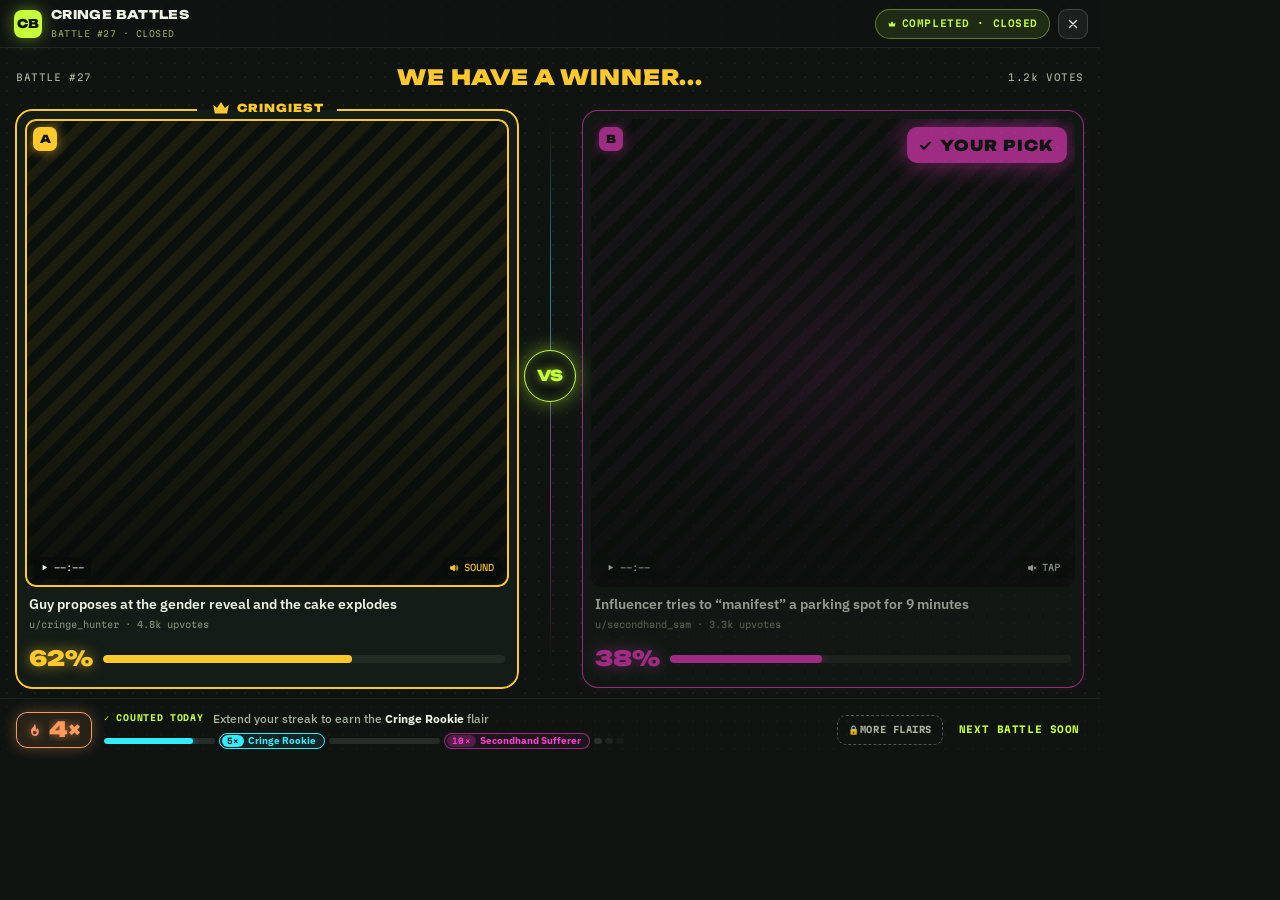
<file: winner-screen/cap/v043/fullscreen-picked-loser--fullscreen-1100x760.html>
<!doctype html><html><head><meta charset="utf-8"><meta name="viewport" content="width=1100">
<link rel="stylesheet" href="app.css">
<style>html,body{width:1100px;height:760px;overflow:hidden} /* capture: show the settled state (entrance animations finished) */ *,*::before,*::after{animation-delay:-10s!important;animation-duration:0.001s!important;transition:none!important}</style>
</head><body><div id="root"><div class="pv is-theater" data-testid="battle-theater"><div class="pv-head"><div class="pv-brand"><div class="cb-logo">CB</div><div><div class="pv-brand-name">CRINGE BATTLES</div><div class="pv-brand-sub"><span>BATTLE #27 · CLOSED</span></div></div></div><div class="pv-head-r"><div class="pv-pill is-closed" data-testid="battle-closed" role="status" aria-label="This battle is closed"><svg viewBox="0 0 24 24" width="10" height="10" fill="currentColor"><path d="M3.5 8.5l4.2 3.6L12 5.5l4.3 6.6 4.2-3.6-1.8 9.5H5.3z"></path></svg><span class="pv-pill-v">COMPLETED · CLOSED</span></div><button class="pv-close" aria-label="Close" data-testid="theater-close"><svg viewBox="0 0 24 24" width="14" height="14" fill="none" stroke="currentColor" stroke-width="2.4" stroke-linecap="round"><path d="M6 6l12 12M18 6L6 18"></path></svg></button></div></div><div class="pv-body"><div class="pv-glow"></div><div class="pv-row is-won" data-testid="winner-title-row"><span>BATTLE #27</span><button class="pv-q pv-q-won" data-testid="winner-title" title="Replay the reveal">WE HAVE A WINNER...</button><span style="justify-self: end;">1.2k <span class="hide-sm">VOTES</span></span></div><div class="pv-grid"><div class="pv-card is-a is-lit is-unpicked is-champ" data-testid="card-left"><span class="pv-crown" data-testid="crown-left" aria-label="Clip A is the cringiest" role="img"><svg viewBox="0 0 24 24" width="22" height="22" fill="currentColor"><path d="M3.5 8.5l4.2 3.6L12 5.5l4.3 6.6 4.2-3.6-1.8 9.5H5.3z"></path></svg><span class="pv-crown-t">CRINGIEST</span></span><div class="pv-media" role="button" aria-label="Watch clip A with sound"><video></video><div class="pv-media-shade"></div><span class="pv-letter">A</span><span class="pv-chip l"><svg viewBox="0 0 24 24" width="9" height="9" fill="currentColor"><path d="M7 4.5v15l12-7.5z"></path></svg>--:--</span><span class="pv-chip r on"><svg viewBox="0 0 24 24" width="10" height="10" fill="none" stroke="currentColor" stroke-width="2.2" stroke-linecap="round" stroke-linejoin="round"><path d="M4 9v6h4l5 4V5L8 9z" fill="currentColor"></path><path d="M16.5 8.5a5 5 0 0 1 0 7M19 6a8.5 8.5 0 0 1 0 12"></path></svg>SOUND</span></div><div class="pv-info"><div class="pv-title" title="Guy proposes at the gender reveal and the cake explodes">Guy proposes at the gender reveal and the cake explodes</div><div class="pv-meta"><button class="pv-credit" title="Open the original post">u/cringe_hunter</button> · 4.8k upvotes</div></div><div class="pv-result"><span class="pv-pct">62%</span><div class="pv-bar"><div style="width: 62%;"></div></div></div></div><div class="pv-card is-b is-picked is-loser" data-testid="card-right"><div class="pv-media" role="button" aria-label="Watch clip B with sound"><video></video><div class="pv-media-shade"></div><span class="pv-letter">B</span><span class="pv-pick" data-testid="pick-right"><svg viewBox="0 0 24 24" width="15" height="15" fill="none" stroke="currentColor" stroke-width="3.4" stroke-linecap="round" stroke-linejoin="round"><path d="M5 12.5l4.5 4.5L19 7.5"></path></svg><span class="pv-pick-t"><span class="pv-pick-your">YOUR </span>PICK</span></span><span class="pv-chip l"><svg viewBox="0 0 24 24" width="9" height="9" fill="currentColor"><path d="M7 4.5v15l12-7.5z"></path></svg>--:--</span><span class="pv-chip r "><svg viewBox="0 0 24 24" width="10" height="10" fill="none" stroke="currentColor" stroke-width="2.2" stroke-linecap="round" stroke-linejoin="round"><path d="M4 9v6h4l5 4V5L8 9z" fill="currentColor"></path><path d="M17 9.5l5 5M22 9.5l-5 5"></path></svg>TAP</span></div><div class="pv-info"><div class="pv-title" title="Influencer tries to “manifest” a parking spot for 9 minutes">Influencer tries to “manifest” a parking spot for 9 minutes</div><div class="pv-meta"><button class="pv-credit" title="Open the original post">u/secondhand_sam</button> · 3.3k upvotes</div></div><div class="pv-result"><span class="pv-pct">38%</span><div class="pv-bar"><div style="width: 38%;"></div></div></div></div><div class="pv-vs"><div class="pv-vs-line"></div><div class="pv-vs-badge"><div class="pv-vs-core">VS</div></div></div></div><div class="pv-foot" data-testid="battle-foot"><div class="pv-fx" data-testid="foot-fx" data-mode="streak"><span class="pv-stk-chip" style="--sc: 52, 236, 255;" data-testid="streak-chip" data-tone="counted" role="img" aria-label="4 day streak"><svg viewBox="0 0 24 24" width="17" height="17" fill="currentColor"><path d="M12.6 2.5c.4 3-1.2 4.6-2.7 6.2C8.4 10.3 7 11.9 7 14.6 7 18 9.3 21 12.5 21s5.5-2.6 5.5-6c0-2.4-1.2-4.1-2.2-5.2-.2 1.4-.9 2.5-2 3 .5-2.9-.1-6.6-1.2-9.3zM12.4 19c-1.5 0-2.6-1.2-2.6-2.8 0-1.4.8-2.3 1.6-3.1.3 1 .9 1.6 1.7 1.9.2-.7.5-1.2.9-1.6.6.7 1 1.6 1 2.6 0 1.7-1.1 3-2.6 3z"></path></svg><span class="pv-stk-num" aria-hidden="true"><b>4×</b></span></span><div class="pv-fbody"><div class="pv-layer is-stl" data-testid="layer-streak"><div class="pv-stk is-voted is-lit" style="--sc: 52, 236, 255;" data-testid="streak" data-current="4" data-status="voted" data-tier-color="#34ECFF" data-mfit="0" data-fit="0"><div class="pv-stk-main"><div class="pv-stk-row is-top"><span class="pv-stk-status" data-testid="streak-status" aria-live="polite" aria-hidden="false">✓ COUNTED TODAY</span></div><div class="pv-stk-row is-lead"><span class="pv-stk-label" data-testid="streak-progress" title="Extend your streak to earn the Cringe Rookie flair (1 more day of voting)"><span class="pv-stk-lead"><span class="pv-stk-full">Extend your streak to earn the <b>Cringe Rookie</b> flair</span><span class="pv-stk-short">Next: <b>Cringe Rookie</b></span></span></span></div><div class="pv-stk-track" data-testid="streak-milestones"><span class="pv-stk-seg" data-seg="a" role="progressbar" aria-valuemin="0" aria-valuemax="100" aria-valuenow="80" aria-label="Extend your streak to earn the Cringe Rookie flair (1 more day of voting)"><span style="width: 80%;"></span></span><span class="pv-stk-mp is-next is-close" data-pill="5" style="--tc: 52, 236, 255;" title="5× Streak · Cringe Rookie"><b>5×</b><span class="pv-stk-mp-name"> Cringe Rookie</span></span><span class="pv-stk-seg" data-seg="b" aria-hidden="true"><span style="width: 0%;"></span></span><span class="pv-stk-mp is-second" data-pill="10" style="--tc: 255, 61, 207;" title="10× Streak · Secondhand Sufferer"><b>10×</b><span class="pv-stk-mp-name"> Secondhand Sufferer</span></span><span class="pv-stk-dots" data-testid="streak-dots" aria-hidden="true"><i></i><i></i><i></i></span></div></div><span class="pv-stk-morew"><button type="button" class="pv-stk-more" data-testid="streak-more" aria-label="More flairs" aria-expanded="false" aria-controls="_r_4_"><span aria-hidden="true">🔒</span><span class="pv-stk-more-t" aria-hidden="true"> More flairs</span></button></span><span class="pv-next" data-testid="next-start" role="timer">NEXT BATTLE SOON</span></div></div></div></div></div></div></div></div></body></html>
</file>
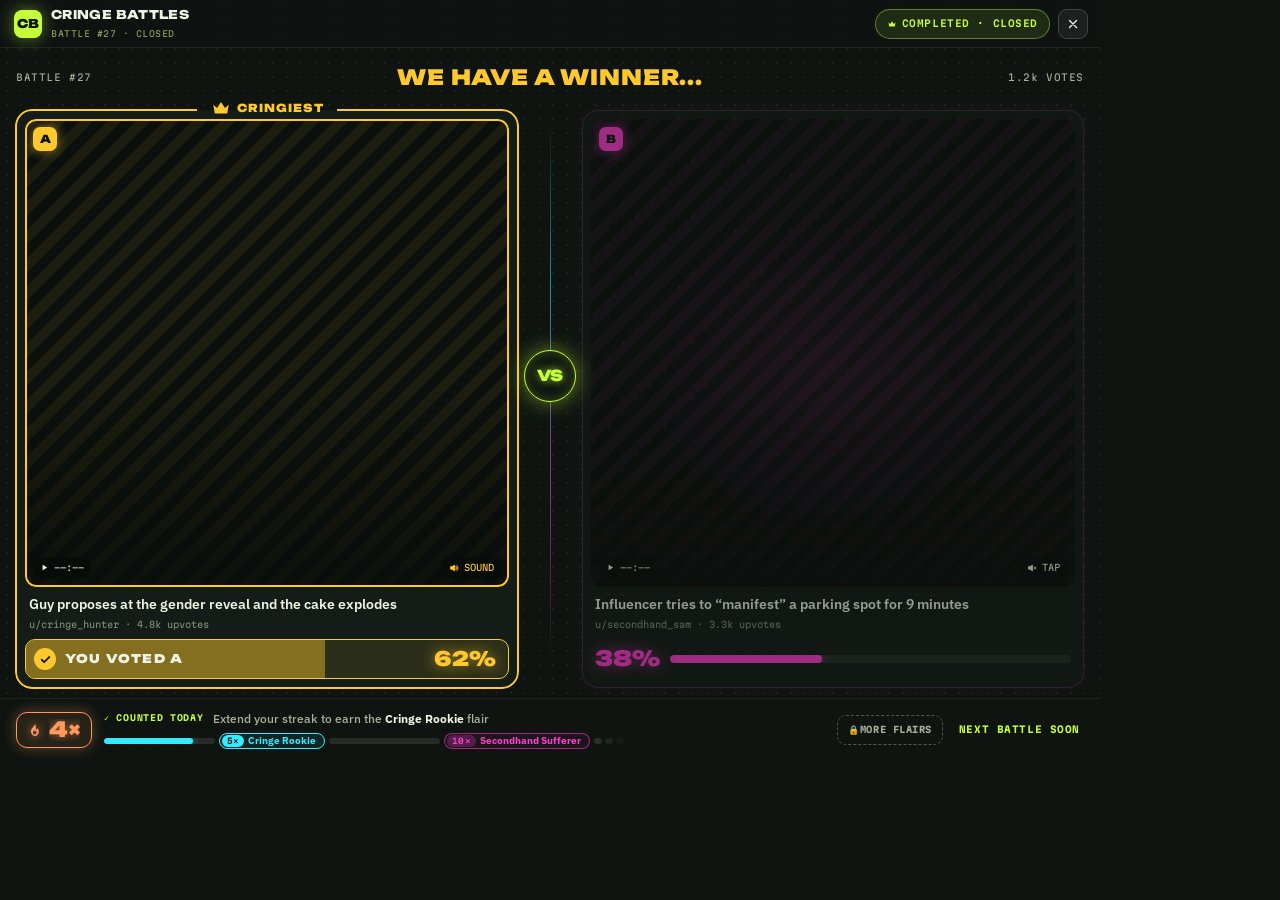
<file: winner-screen/cap/v043/fullscreen-picked-winner--fullscreen-1100x760.html>
<!doctype html><html><head><meta charset="utf-8"><meta name="viewport" content="width=1100">
<link rel="stylesheet" href="app.css">
<style>html,body{width:1100px;height:760px;overflow:hidden} /* capture: show the settled state (entrance animations finished) */ *,*::before,*::after{animation-delay:-10s!important;animation-duration:0.001s!important;transition:none!important}</style>
</head><body><div id="root"><div class="pv is-theater" data-testid="battle-theater"><div class="pv-head"><div class="pv-brand"><div class="cb-logo">CB</div><div><div class="pv-brand-name">CRINGE BATTLES</div><div class="pv-brand-sub"><span>BATTLE #27 · CLOSED</span></div></div></div><div class="pv-head-r"><div class="pv-pill is-closed" data-testid="battle-closed" role="status" aria-label="This battle is closed"><svg viewBox="0 0 24 24" width="10" height="10" fill="currentColor"><path d="M3.5 8.5l4.2 3.6L12 5.5l4.3 6.6 4.2-3.6-1.8 9.5H5.3z"></path></svg><span class="pv-pill-v">COMPLETED · CLOSED</span></div><button class="pv-close" aria-label="Close" data-testid="theater-close"><svg viewBox="0 0 24 24" width="14" height="14" fill="none" stroke="currentColor" stroke-width="2.4" stroke-linecap="round"><path d="M6 6l12 12M18 6L6 18"></path></svg></button></div></div><div class="pv-body"><div class="pv-glow"></div><div class="pv-row is-won" data-testid="winner-title-row"><span>BATTLE #27</span><button class="pv-q pv-q-won" data-testid="winner-title" title="Replay the reveal">WE HAVE A WINNER...</button><span style="justify-self: end;">1.2k <span class="hide-sm">VOTES</span></span></div><div class="pv-grid"><div class="pv-card is-a is-lit is-picked is-champ" data-testid="card-left"><span class="pv-crown" data-testid="crown-left" aria-label="Clip A is the cringiest" role="img"><svg viewBox="0 0 24 24" width="22" height="22" fill="currentColor"><path d="M3.5 8.5l4.2 3.6L12 5.5l4.3 6.6 4.2-3.6-1.8 9.5H5.3z"></path></svg><span class="pv-crown-t">CRINGIEST</span></span><div class="pv-media" role="button" aria-label="Watch clip A with sound"><video></video><div class="pv-media-shade"></div><span class="pv-letter">A</span><span class="pv-chip l"><svg viewBox="0 0 24 24" width="9" height="9" fill="currentColor"><path d="M7 4.5v15l12-7.5z"></path></svg>--:--</span><span class="pv-chip r on"><svg viewBox="0 0 24 24" width="10" height="10" fill="none" stroke="currentColor" stroke-width="2.2" stroke-linecap="round" stroke-linejoin="round"><path d="M4 9v6h4l5 4V5L8 9z" fill="currentColor"></path><path d="M16.5 8.5a5 5 0 0 1 0 7M19 6a8.5 8.5 0 0 1 0 12"></path></svg>SOUND</span></div><div class="pv-info"><div class="pv-title" title="Guy proposes at the gender reveal and the cake explodes">Guy proposes at the gender reveal and the cake explodes</div><div class="pv-meta"><button class="pv-credit" title="Open the original post">u/cringe_hunter</button> · 4.8k upvotes</div></div><div class="pv-result pv-voted" data-testid="voted-left" aria-label="You voted A: 62% of the vote"><span class="pv-voted-fill" style="width: 62%;"></span><span class="pv-voted-ico"><svg viewBox="0 0 24 24" width="13" height="13" fill="none" stroke="currentColor" stroke-width="3.4" stroke-linecap="round" stroke-linejoin="round"><path d="M5 12.5l4.5 4.5L19 7.5"></path></svg></span><span class="pv-voted-t"><span class="pv-voted-you">YOU </span>VOTED<span class="pv-voted-l"> A</span></span><span class="pv-pct pv-voted-pct">62%</span></div></div><div class="pv-card is-b is-unpicked is-loser" data-testid="card-right"><div class="pv-media" role="button" aria-label="Watch clip B with sound"><video></video><div class="pv-media-shade"></div><span class="pv-letter">B</span><span class="pv-chip l"><svg viewBox="0 0 24 24" width="9" height="9" fill="currentColor"><path d="M7 4.5v15l12-7.5z"></path></svg>--:--</span><span class="pv-chip r "><svg viewBox="0 0 24 24" width="10" height="10" fill="none" stroke="currentColor" stroke-width="2.2" stroke-linecap="round" stroke-linejoin="round"><path d="M4 9v6h4l5 4V5L8 9z" fill="currentColor"></path><path d="M17 9.5l5 5M22 9.5l-5 5"></path></svg>TAP</span></div><div class="pv-info"><div class="pv-title" title="Influencer tries to “manifest” a parking spot for 9 minutes">Influencer tries to “manifest” a parking spot for 9 minutes</div><div class="pv-meta"><button class="pv-credit" title="Open the original post">u/secondhand_sam</button> · 3.3k upvotes</div></div><div class="pv-result"><span class="pv-pct">38%</span><div class="pv-bar"><div style="width: 38%;"></div></div></div></div><div class="pv-vs"><div class="pv-vs-line"></div><div class="pv-vs-badge"><div class="pv-vs-core">VS</div></div></div></div><div class="pv-foot" data-testid="battle-foot"><div class="pv-fx" data-testid="foot-fx" data-mode="streak"><span class="pv-stk-chip" style="--sc: 52, 236, 255;" data-testid="streak-chip" data-tone="counted" role="img" aria-label="4 day streak"><svg viewBox="0 0 24 24" width="17" height="17" fill="currentColor"><path d="M12.6 2.5c.4 3-1.2 4.6-2.7 6.2C8.4 10.3 7 11.9 7 14.6 7 18 9.3 21 12.5 21s5.5-2.6 5.5-6c0-2.4-1.2-4.1-2.2-5.2-.2 1.4-.9 2.5-2 3 .5-2.9-.1-6.6-1.2-9.3zM12.4 19c-1.5 0-2.6-1.2-2.6-2.8 0-1.4.8-2.3 1.6-3.1.3 1 .9 1.6 1.7 1.9.2-.7.5-1.2.9-1.6.6.7 1 1.6 1 2.6 0 1.7-1.1 3-2.6 3z"></path></svg><span class="pv-stk-num" aria-hidden="true"><b>4×</b></span></span><div class="pv-fbody"><div class="pv-layer is-stl" data-testid="layer-streak"><div class="pv-stk is-voted is-lit" style="--sc: 52, 236, 255;" data-testid="streak" data-current="4" data-status="voted" data-tier-color="#34ECFF" data-mfit="0" data-fit="0"><div class="pv-stk-main"><div class="pv-stk-row is-top"><span class="pv-stk-status" data-testid="streak-status" aria-live="polite" aria-hidden="false">✓ COUNTED TODAY</span></div><div class="pv-stk-row is-lead"><span class="pv-stk-label" data-testid="streak-progress" title="Extend your streak to earn the Cringe Rookie flair (1 more day of voting)"><span class="pv-stk-lead"><span class="pv-stk-full">Extend your streak to earn the <b>Cringe Rookie</b> flair</span><span class="pv-stk-short">Next: <b>Cringe Rookie</b></span></span></span></div><div class="pv-stk-track" data-testid="streak-milestones"><span class="pv-stk-seg" data-seg="a" role="progressbar" aria-valuemin="0" aria-valuemax="100" aria-valuenow="80" aria-label="Extend your streak to earn the Cringe Rookie flair (1 more day of voting)"><span style="width: 80%;"></span></span><span class="pv-stk-mp is-next is-close" data-pill="5" style="--tc: 52, 236, 255;" title="5× Streak · Cringe Rookie"><b>5×</b><span class="pv-stk-mp-name"> Cringe Rookie</span></span><span class="pv-stk-seg" data-seg="b" aria-hidden="true"><span style="width: 0%;"></span></span><span class="pv-stk-mp is-second" data-pill="10" style="--tc: 255, 61, 207;" title="10× Streak · Secondhand Sufferer"><b>10×</b><span class="pv-stk-mp-name"> Secondhand Sufferer</span></span><span class="pv-stk-dots" data-testid="streak-dots" aria-hidden="true"><i></i><i></i><i></i></span></div></div><span class="pv-stk-morew"><button type="button" class="pv-stk-more" data-testid="streak-more" aria-label="More flairs" aria-expanded="false" aria-controls="_r_3_"><span aria-hidden="true">🔒</span><span class="pv-stk-more-t" aria-hidden="true"> More flairs</span></button></span><span class="pv-next" data-testid="next-start" role="timer">NEXT BATTLE SOON</span></div></div></div></div></div></div></div></div></body></html>
</file>
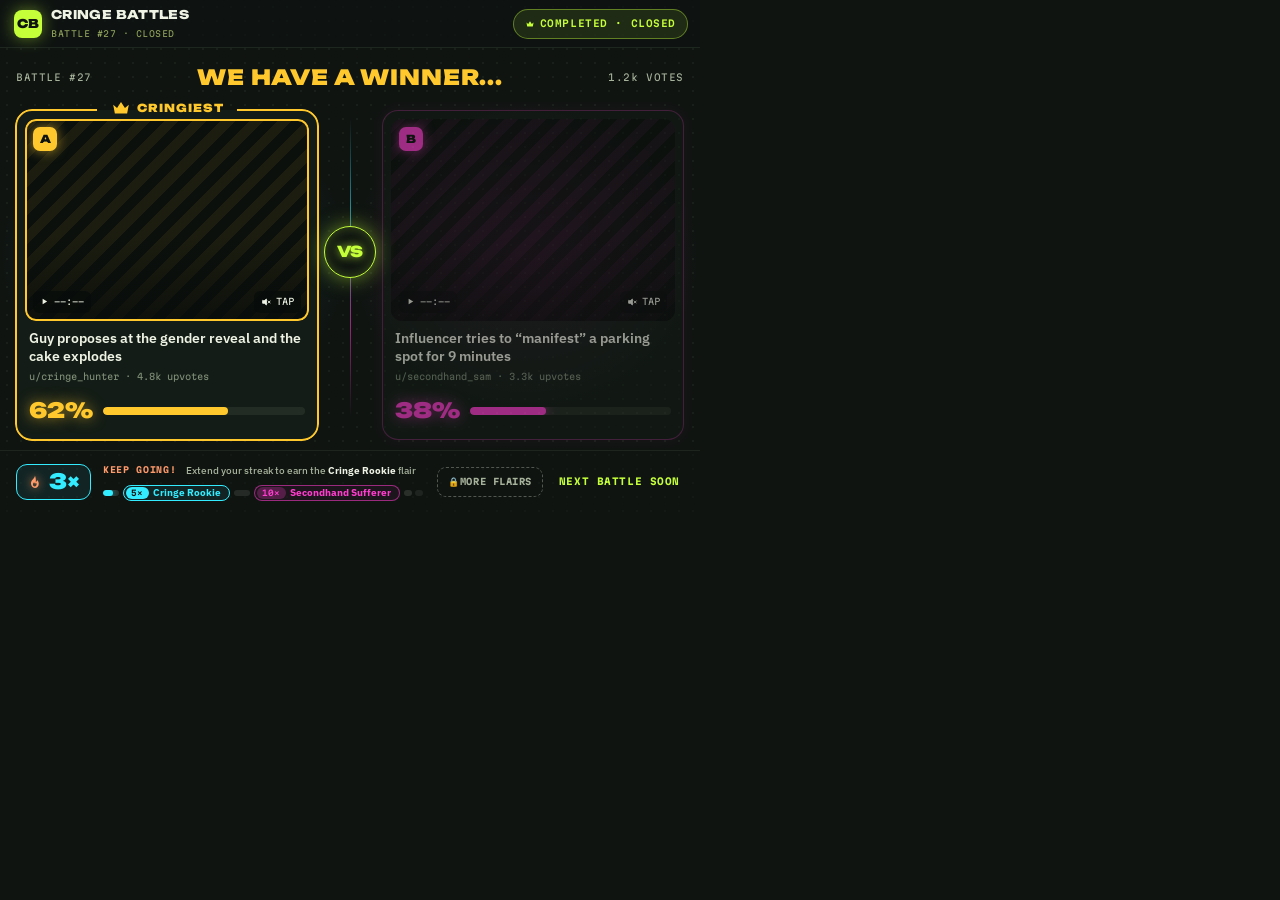
<file: winner-screen/cap/v043/no-vote--inline-700x512.html>
<!doctype html><html><head><meta charset="utf-8"><meta name="viewport" content="width=700">
<link rel="stylesheet" href="app.css">
<style>html,body{width:700px;height:512px;overflow:hidden} /* capture: show the settled state (entrance animations finished) */ *,*::before,*::after{animation-delay:-10s!important;animation-duration:0.001s!important;transition:none!important}</style>
</head><body><div id="root"><div class="pv" data-testid="post-view"><div class="pv-head"><div class="pv-brand"><div class="cb-logo">CB</div><div><div class="pv-brand-name">CRINGE BATTLES</div><div class="pv-brand-sub"><span>BATTLE #27 · CLOSED</span></div></div></div><div class="pv-head-r"><div class="pv-pill is-closed" data-testid="battle-closed" role="status" aria-label="This battle is closed"><svg viewBox="0 0 24 24" width="10" height="10" fill="currentColor"><path d="M3.5 8.5l4.2 3.6L12 5.5l4.3 6.6 4.2-3.6-1.8 9.5H5.3z"></path></svg><span class="pv-pill-v">COMPLETED · CLOSED</span></div></div></div><div class="pv-body"><div class="pv-glow"></div><div class="pv-row is-won" data-testid="winner-title-row"><span>BATTLE #27</span><button class="pv-q pv-q-won" data-testid="winner-title" title="Replay the reveal">WE HAVE A WINNER...</button><span style="justify-self: end;">1.2k <span class="hide-sm">VOTES</span></span></div><div class="pv-grid"><div class="pv-card is-a is-lit is-champ" data-testid="card-left"><span class="pv-crown" data-testid="crown-left" aria-label="Clip A is the cringiest" role="img"><svg viewBox="0 0 24 24" width="22" height="22" fill="currentColor"><path d="M3.5 8.5l4.2 3.6L12 5.5l4.3 6.6 4.2-3.6-1.8 9.5H5.3z"></path></svg><span class="pv-crown-t">CRINGIEST</span></span><div class="pv-media" role="button" aria-label="Watch clip A with sound"><video></video><div class="pv-media-shade"></div><span class="pv-letter">A</span><span class="pv-chip l"><svg viewBox="0 0 24 24" width="9" height="9" fill="currentColor"><path d="M7 4.5v15l12-7.5z"></path></svg>--:--</span><span class="pv-chip r "><svg viewBox="0 0 24 24" width="10" height="10" fill="none" stroke="currentColor" stroke-width="2.2" stroke-linecap="round" stroke-linejoin="round"><path d="M4 9v6h4l5 4V5L8 9z" fill="currentColor"></path><path d="M17 9.5l5 5M22 9.5l-5 5"></path></svg>TAP</span></div><div class="pv-info"><div class="pv-title" title="Guy proposes at the gender reveal and the cake explodes">Guy proposes at the gender reveal and the cake explodes</div><div class="pv-meta"><button class="pv-credit" title="Open the original post">u/cringe_hunter</button> · 4.8k upvotes</div></div><div class="pv-result"><span class="pv-pct">62%</span><div class="pv-bar"><div style="width: 62%;"></div></div></div></div><div class="pv-card is-b is-loser" data-testid="card-right"><div class="pv-media" role="button" aria-label="Watch clip B with sound"><video></video><div class="pv-media-shade"></div><span class="pv-letter">B</span><span class="pv-chip l"><svg viewBox="0 0 24 24" width="9" height="9" fill="currentColor"><path d="M7 4.5v15l12-7.5z"></path></svg>--:--</span><span class="pv-chip r "><svg viewBox="0 0 24 24" width="10" height="10" fill="none" stroke="currentColor" stroke-width="2.2" stroke-linecap="round" stroke-linejoin="round"><path d="M4 9v6h4l5 4V5L8 9z" fill="currentColor"></path><path d="M17 9.5l5 5M22 9.5l-5 5"></path></svg>TAP</span></div><div class="pv-info"><div class="pv-title" title="Influencer tries to “manifest” a parking spot for 9 minutes">Influencer tries to “manifest” a parking spot for 9 minutes</div><div class="pv-meta"><button class="pv-credit" title="Open the original post">u/secondhand_sam</button> · 3.3k upvotes</div></div><div class="pv-result"><span class="pv-pct">38%</span><div class="pv-bar"><div style="width: 38%;"></div></div></div></div><div class="pv-vs"><div class="pv-vs-line"></div><div class="pv-vs-badge"><div class="pv-vs-core">VS</div></div></div></div><div class="pv-foot" data-testid="battle-foot"><div class="pv-fx" data-testid="foot-fx" data-mode="streak"><span class="pv-stk-chip" style="--sc: 52, 236, 255;" data-testid="streak-chip" data-tone="tier" role="img" aria-label="3 day streak"><svg viewBox="0 0 24 24" width="17" height="17" fill="currentColor"><path d="M12.6 2.5c.4 3-1.2 4.6-2.7 6.2C8.4 10.3 7 11.9 7 14.6 7 18 9.3 21 12.5 21s5.5-2.6 5.5-6c0-2.4-1.2-4.1-2.2-5.2-.2 1.4-.9 2.5-2 3 .5-2.9-.1-6.6-1.2-9.3zM12.4 19c-1.5 0-2.6-1.2-2.6-2.8 0-1.4.8-2.3 1.6-3.1.3 1 .9 1.6 1.7 1.9.2-.7.5-1.2.9-1.6.6.7 1 1.6 1 2.6 0 1.7-1.1 3-2.6 3z"></path></svg><span class="pv-stk-num" aria-hidden="true"><b>3×</b></span></span><div class="pv-fbody"><div class="pv-layer is-stl" data-testid="layer-streak"><div class="pv-stk is-atRisk is-lit" style="--sc: 52, 236, 255;" data-testid="streak" data-current="3" data-status="atRisk" data-tier-color="#34ECFF" data-mfit="0" data-fit="0"><div class="pv-stk-main"><div class="pv-stk-row is-top"><span class="pv-stk-status" data-testid="streak-status" aria-live="polite" aria-hidden="false">KEEP GOING!</span></div><div class="pv-stk-row is-lead"><span class="pv-stk-label" data-testid="streak-progress" title="Extend your streak to earn the Cringe Rookie flair (2 more days of voting)"><span class="pv-stk-lead"><span class="pv-stk-full">Extend your streak to earn the <b>Cringe Rookie</b> flair</span><span class="pv-stk-short">Next: <b>Cringe Rookie</b></span></span></span></div><div class="pv-stk-track" data-testid="streak-milestones"><span class="pv-stk-seg" data-seg="a" role="progressbar" aria-valuemin="0" aria-valuemax="100" aria-valuenow="60" aria-label="Extend your streak to earn the Cringe Rookie flair (2 more days of voting)"><span style="width: 60%;"></span></span><span class="pv-stk-mp is-next" data-pill="5" style="--tc: 52, 236, 255;" title="5× Streak · Cringe Rookie"><b>5×</b><span class="pv-stk-mp-name"> Cringe Rookie</span></span><span class="pv-stk-seg" data-seg="b" aria-hidden="true"><span style="width: 0%;"></span></span><span class="pv-stk-mp is-second" data-pill="10" style="--tc: 255, 61, 207;" title="10× Streak · Secondhand Sufferer"><b>10×</b><span class="pv-stk-mp-name"> Secondhand Sufferer</span></span><span class="pv-stk-dots" data-testid="streak-dots" aria-hidden="true"><i></i><i></i><i></i></span></div></div><span class="pv-stk-morew"><button type="button" class="pv-stk-more" data-testid="streak-more" aria-label="More flairs" aria-expanded="false" aria-controls="_r_2_"><span aria-hidden="true">🔒</span><span class="pv-stk-more-t" aria-hidden="true"> More flairs</span></button></span><span class="pv-next" data-testid="next-start" role="timer">NEXT BATTLE SOON</span></div></div></div></div></div></div></div></div></body></html>
</file>
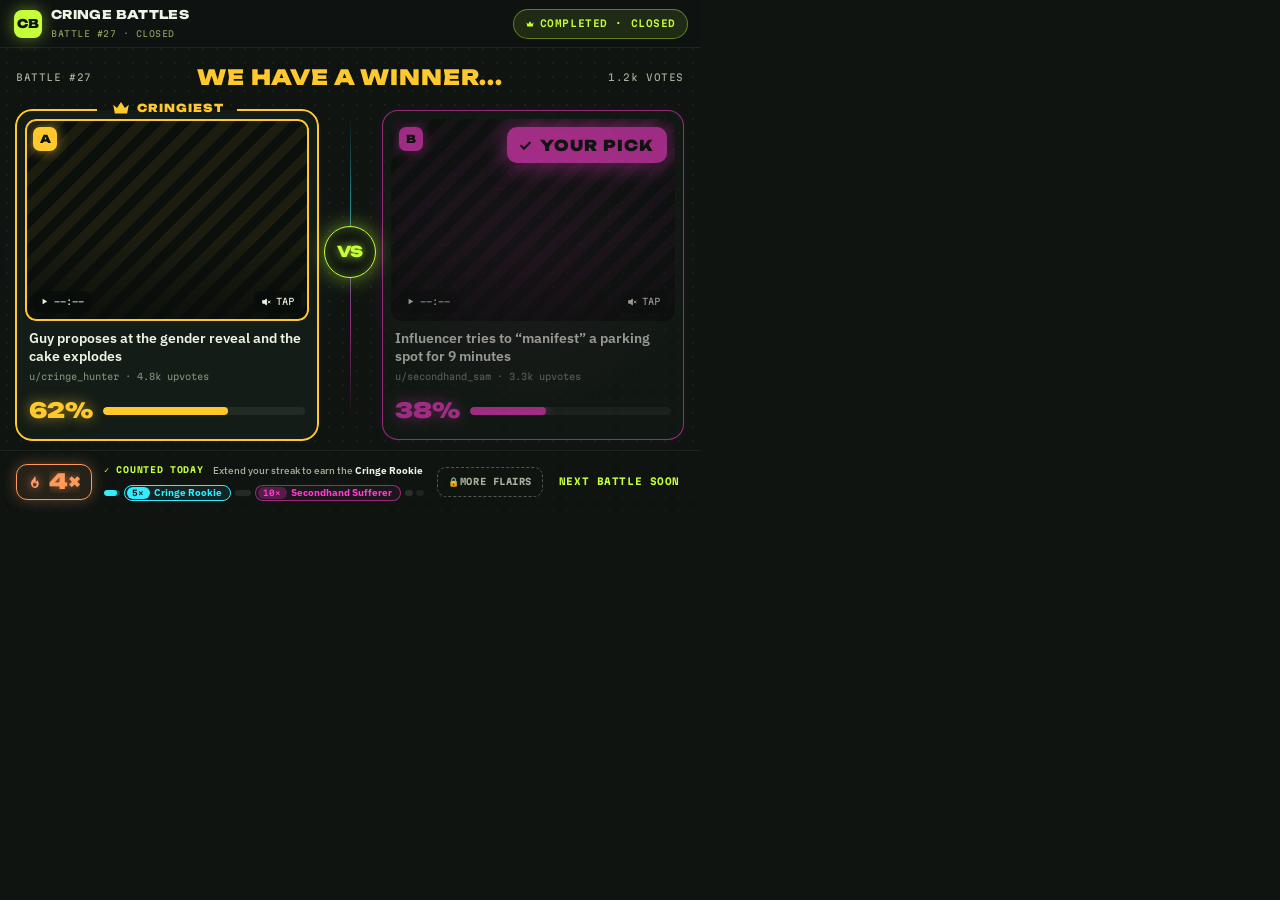
<file: winner-screen/cap/v043/picked-loser--inline-700x512.html>
<!doctype html><html><head><meta charset="utf-8"><meta name="viewport" content="width=700">
<link rel="stylesheet" href="app.css">
<style>html,body{width:700px;height:512px;overflow:hidden} /* capture: show the settled state (entrance animations finished) */ *,*::before,*::after{animation-delay:-10s!important;animation-duration:0.001s!important;transition:none!important}</style>
</head><body><div id="root"><div class="pv" data-testid="post-view"><div class="pv-head"><div class="pv-brand"><div class="cb-logo">CB</div><div><div class="pv-brand-name">CRINGE BATTLES</div><div class="pv-brand-sub"><span>BATTLE #27 · CLOSED</span></div></div></div><div class="pv-head-r"><div class="pv-pill is-closed" data-testid="battle-closed" role="status" aria-label="This battle is closed"><svg viewBox="0 0 24 24" width="10" height="10" fill="currentColor"><path d="M3.5 8.5l4.2 3.6L12 5.5l4.3 6.6 4.2-3.6-1.8 9.5H5.3z"></path></svg><span class="pv-pill-v">COMPLETED · CLOSED</span></div></div></div><div class="pv-body"><div class="pv-glow"></div><div class="pv-row is-won" data-testid="winner-title-row"><span>BATTLE #27</span><button class="pv-q pv-q-won" data-testid="winner-title" title="Replay the reveal">WE HAVE A WINNER...</button><span style="justify-self: end;">1.2k <span class="hide-sm">VOTES</span></span></div><div class="pv-grid"><div class="pv-card is-a is-lit is-unpicked is-champ" data-testid="card-left"><span class="pv-crown" data-testid="crown-left" aria-label="Clip A is the cringiest" role="img"><svg viewBox="0 0 24 24" width="22" height="22" fill="currentColor"><path d="M3.5 8.5l4.2 3.6L12 5.5l4.3 6.6 4.2-3.6-1.8 9.5H5.3z"></path></svg><span class="pv-crown-t">CRINGIEST</span></span><div class="pv-media" role="button" aria-label="Watch clip A with sound"><video></video><div class="pv-media-shade"></div><span class="pv-letter">A</span><span class="pv-chip l"><svg viewBox="0 0 24 24" width="9" height="9" fill="currentColor"><path d="M7 4.5v15l12-7.5z"></path></svg>--:--</span><span class="pv-chip r "><svg viewBox="0 0 24 24" width="10" height="10" fill="none" stroke="currentColor" stroke-width="2.2" stroke-linecap="round" stroke-linejoin="round"><path d="M4 9v6h4l5 4V5L8 9z" fill="currentColor"></path><path d="M17 9.5l5 5M22 9.5l-5 5"></path></svg>TAP</span></div><div class="pv-info"><div class="pv-title" title="Guy proposes at the gender reveal and the cake explodes">Guy proposes at the gender reveal and the cake explodes</div><div class="pv-meta"><button class="pv-credit" title="Open the original post">u/cringe_hunter</button> · 4.8k upvotes</div></div><div class="pv-result"><span class="pv-pct">62%</span><div class="pv-bar"><div style="width: 62%;"></div></div></div></div><div class="pv-card is-b is-picked is-loser" data-testid="card-right"><div class="pv-media" role="button" aria-label="Watch clip B with sound"><video></video><div class="pv-media-shade"></div><span class="pv-letter">B</span><span class="pv-pick" data-testid="pick-right"><svg viewBox="0 0 24 24" width="15" height="15" fill="none" stroke="currentColor" stroke-width="3.4" stroke-linecap="round" stroke-linejoin="round"><path d="M5 12.5l4.5 4.5L19 7.5"></path></svg><span class="pv-pick-t"><span class="pv-pick-your">YOUR </span>PICK</span></span><span class="pv-chip l"><svg viewBox="0 0 24 24" width="9" height="9" fill="currentColor"><path d="M7 4.5v15l12-7.5z"></path></svg>--:--</span><span class="pv-chip r "><svg viewBox="0 0 24 24" width="10" height="10" fill="none" stroke="currentColor" stroke-width="2.2" stroke-linecap="round" stroke-linejoin="round"><path d="M4 9v6h4l5 4V5L8 9z" fill="currentColor"></path><path d="M17 9.5l5 5M22 9.5l-5 5"></path></svg>TAP</span></div><div class="pv-info"><div class="pv-title" title="Influencer tries to “manifest” a parking spot for 9 minutes">Influencer tries to “manifest” a parking spot for 9 minutes</div><div class="pv-meta"><button class="pv-credit" title="Open the original post">u/secondhand_sam</button> · 3.3k upvotes</div></div><div class="pv-result"><span class="pv-pct">38%</span><div class="pv-bar"><div style="width: 38%;"></div></div></div></div><div class="pv-vs"><div class="pv-vs-line"></div><div class="pv-vs-badge"><div class="pv-vs-core">VS</div></div></div></div><div class="pv-foot" data-testid="battle-foot"><div class="pv-fx" data-testid="foot-fx" data-mode="streak"><span class="pv-stk-chip" style="--sc: 52, 236, 255;" data-testid="streak-chip" data-tone="counted" role="img" aria-label="4 day streak"><svg viewBox="0 0 24 24" width="17" height="17" fill="currentColor"><path d="M12.6 2.5c.4 3-1.2 4.6-2.7 6.2C8.4 10.3 7 11.9 7 14.6 7 18 9.3 21 12.5 21s5.5-2.6 5.5-6c0-2.4-1.2-4.1-2.2-5.2-.2 1.4-.9 2.5-2 3 .5-2.9-.1-6.6-1.2-9.3zM12.4 19c-1.5 0-2.6-1.2-2.6-2.8 0-1.4.8-2.3 1.6-3.1.3 1 .9 1.6 1.7 1.9.2-.7.5-1.2.9-1.6.6.7 1 1.6 1 2.6 0 1.7-1.1 3-2.6 3z"></path></svg><span class="pv-stk-num" aria-hidden="true"><b>4×</b></span></span><div class="pv-fbody"><div class="pv-layer is-stl" data-testid="layer-streak"><div class="pv-stk is-voted is-lit" style="--sc: 52, 236, 255;" data-testid="streak" data-current="4" data-status="voted" data-tier-color="#34ECFF" data-mfit="0" data-fit="0"><div class="pv-stk-main"><div class="pv-stk-row is-top"><span class="pv-stk-status" data-testid="streak-status" aria-live="polite" aria-hidden="false">✓ COUNTED TODAY</span></div><div class="pv-stk-row is-lead"><span class="pv-stk-label" data-testid="streak-progress" title="Extend your streak to earn the Cringe Rookie flair (1 more day of voting)"><span class="pv-stk-lead"><span class="pv-stk-full">Extend your streak to earn the <b>Cringe Rookie</b> flair</span><span class="pv-stk-short">Next: <b>Cringe Rookie</b></span></span></span></div><div class="pv-stk-track" data-testid="streak-milestones"><span class="pv-stk-seg" data-seg="a" role="progressbar" aria-valuemin="0" aria-valuemax="100" aria-valuenow="80" aria-label="Extend your streak to earn the Cringe Rookie flair (1 more day of voting)"><span style="width: 80%;"></span></span><span class="pv-stk-mp is-next is-close" data-pill="5" style="--tc: 52, 236, 255;" title="5× Streak · Cringe Rookie"><b>5×</b><span class="pv-stk-mp-name"> Cringe Rookie</span></span><span class="pv-stk-seg" data-seg="b" aria-hidden="true"><span style="width: 0%;"></span></span><span class="pv-stk-mp is-second" data-pill="10" style="--tc: 255, 61, 207;" title="10× Streak · Secondhand Sufferer"><b>10×</b><span class="pv-stk-mp-name"> Secondhand Sufferer</span></span><span class="pv-stk-dots" data-testid="streak-dots" aria-hidden="true"><i></i><i></i><i></i></span></div></div><span class="pv-stk-morew"><button type="button" class="pv-stk-more" data-testid="streak-more" aria-label="More flairs" aria-expanded="false" aria-controls="_r_1_"><span aria-hidden="true">🔒</span><span class="pv-stk-more-t" aria-hidden="true"> More flairs</span></button></span><span class="pv-next" data-testid="next-start" role="timer">NEXT BATTLE SOON</span></div></div></div></div></div></div></div></div></body></html>
</file>
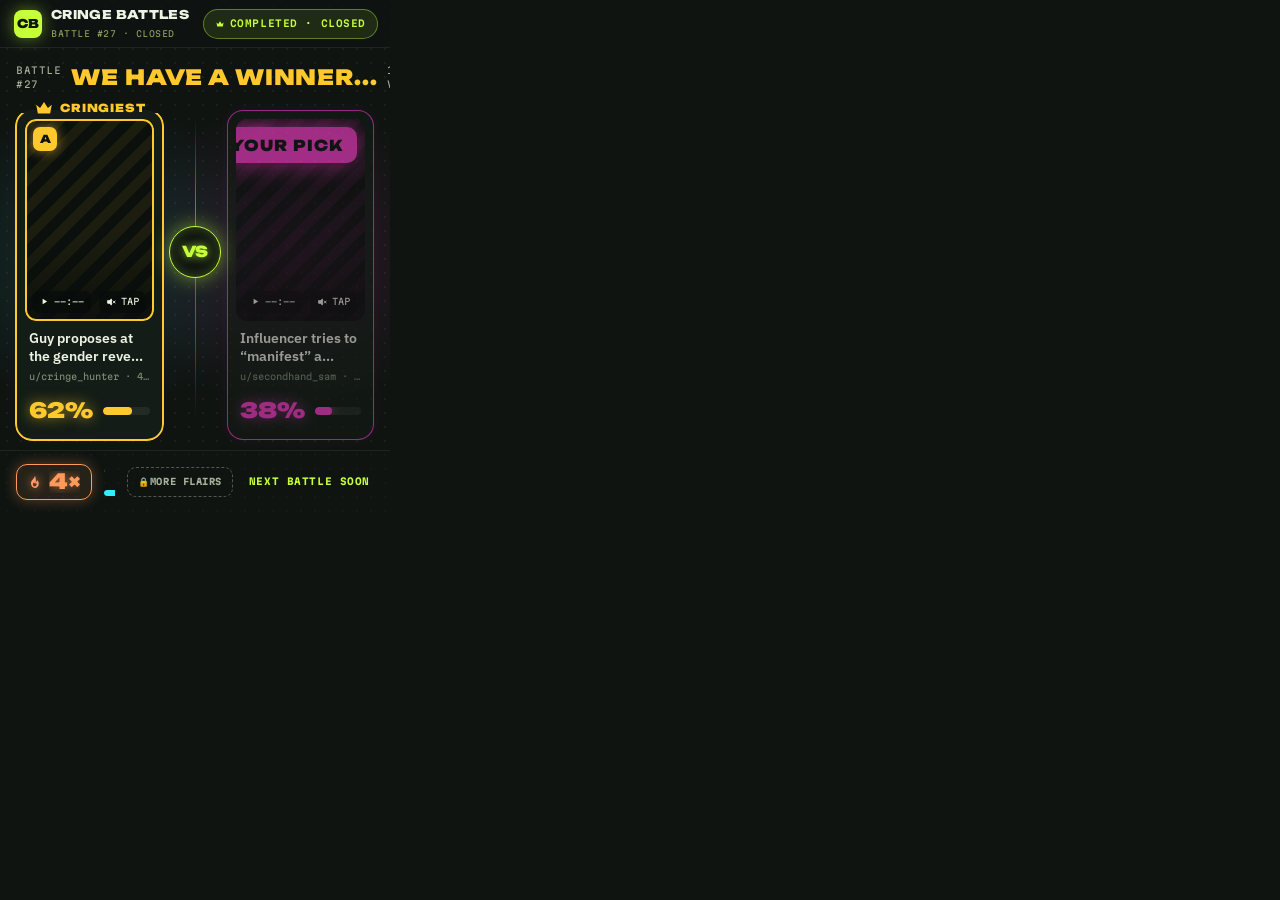
<file: winner-screen/cap/v043/picked-loser--phone-390x512.html>
<!doctype html><html><head><meta charset="utf-8"><meta name="viewport" content="width=390">
<link rel="stylesheet" href="app.css">
<style>html,body{width:390px;height:512px;overflow:hidden} /* capture: show the settled state (entrance animations finished) */ *,*::before,*::after{animation-delay:-10s!important;animation-duration:0.001s!important;transition:none!important}</style>
</head><body><div id="root"><div class="pv" data-testid="post-view"><div class="pv-head"><div class="pv-brand"><div class="cb-logo">CB</div><div><div class="pv-brand-name">CRINGE BATTLES</div><div class="pv-brand-sub"><span>BATTLE #27 · CLOSED</span></div></div></div><div class="pv-head-r"><div class="pv-pill is-closed" data-testid="battle-closed" role="status" aria-label="This battle is closed"><svg viewBox="0 0 24 24" width="10" height="10" fill="currentColor"><path d="M3.5 8.5l4.2 3.6L12 5.5l4.3 6.6 4.2-3.6-1.8 9.5H5.3z"></path></svg><span class="pv-pill-v">COMPLETED · CLOSED</span></div></div></div><div class="pv-body"><div class="pv-glow"></div><div class="pv-row is-won" data-testid="winner-title-row"><span>BATTLE #27</span><button class="pv-q pv-q-won" data-testid="winner-title" title="Replay the reveal">WE HAVE A WINNER...</button><span style="justify-self: end;">1.2k <span class="hide-sm">VOTES</span></span></div><div class="pv-grid"><div class="pv-card is-a is-lit is-unpicked is-champ" data-testid="card-left"><span class="pv-crown" data-testid="crown-left" aria-label="Clip A is the cringiest" role="img"><svg viewBox="0 0 24 24" width="22" height="22" fill="currentColor"><path d="M3.5 8.5l4.2 3.6L12 5.5l4.3 6.6 4.2-3.6-1.8 9.5H5.3z"></path></svg><span class="pv-crown-t">CRINGIEST</span></span><div class="pv-media" role="button" aria-label="Watch clip A with sound"><video></video><div class="pv-media-shade"></div><span class="pv-letter">A</span><span class="pv-chip l"><svg viewBox="0 0 24 24" width="9" height="9" fill="currentColor"><path d="M7 4.5v15l12-7.5z"></path></svg>--:--</span><span class="pv-chip r "><svg viewBox="0 0 24 24" width="10" height="10" fill="none" stroke="currentColor" stroke-width="2.2" stroke-linecap="round" stroke-linejoin="round"><path d="M4 9v6h4l5 4V5L8 9z" fill="currentColor"></path><path d="M17 9.5l5 5M22 9.5l-5 5"></path></svg>TAP</span></div><div class="pv-info"><div class="pv-title" title="Guy proposes at the gender reveal and the cake explodes">Guy proposes at the gender reveal and the cake explodes</div><div class="pv-meta"><button class="pv-credit" title="Open the original post">u/cringe_hunter</button> · 4.8k upvotes</div></div><div class="pv-result"><span class="pv-pct">62%</span><div class="pv-bar"><div style="width: 62%;"></div></div></div></div><div class="pv-card is-b is-picked is-loser" data-testid="card-right"><div class="pv-media" role="button" aria-label="Watch clip B with sound"><video></video><div class="pv-media-shade"></div><span class="pv-letter">B</span><span class="pv-pick" data-testid="pick-right"><svg viewBox="0 0 24 24" width="15" height="15" fill="none" stroke="currentColor" stroke-width="3.4" stroke-linecap="round" stroke-linejoin="round"><path d="M5 12.5l4.5 4.5L19 7.5"></path></svg><span class="pv-pick-t"><span class="pv-pick-your">YOUR </span>PICK</span></span><span class="pv-chip l"><svg viewBox="0 0 24 24" width="9" height="9" fill="currentColor"><path d="M7 4.5v15l12-7.5z"></path></svg>--:--</span><span class="pv-chip r "><svg viewBox="0 0 24 24" width="10" height="10" fill="none" stroke="currentColor" stroke-width="2.2" stroke-linecap="round" stroke-linejoin="round"><path d="M4 9v6h4l5 4V5L8 9z" fill="currentColor"></path><path d="M17 9.5l5 5M22 9.5l-5 5"></path></svg>TAP</span></div><div class="pv-info"><div class="pv-title" title="Influencer tries to “manifest” a parking spot for 9 minutes">Influencer tries to “manifest” a parking spot for 9 minutes</div><div class="pv-meta"><button class="pv-credit" title="Open the original post">u/secondhand_sam</button> · 3.3k upvotes</div></div><div class="pv-result"><span class="pv-pct">38%</span><div class="pv-bar"><div style="width: 38%;"></div></div></div></div><div class="pv-vs"><div class="pv-vs-line"></div><div class="pv-vs-badge"><div class="pv-vs-core">VS</div></div></div></div><div class="pv-foot" data-testid="battle-foot"><div class="pv-fx" data-testid="foot-fx" data-mode="streak"><span class="pv-stk-chip" style="--sc: 52, 236, 255;" data-testid="streak-chip" data-tone="counted" role="img" aria-label="4 day streak"><svg viewBox="0 0 24 24" width="17" height="17" fill="currentColor"><path d="M12.6 2.5c.4 3-1.2 4.6-2.7 6.2C8.4 10.3 7 11.9 7 14.6 7 18 9.3 21 12.5 21s5.5-2.6 5.5-6c0-2.4-1.2-4.1-2.2-5.2-.2 1.4-.9 2.5-2 3 .5-2.9-.1-6.6-1.2-9.3zM12.4 19c-1.5 0-2.6-1.2-2.6-2.8 0-1.4.8-2.3 1.6-3.1.3 1 .9 1.6 1.7 1.9.2-.7.5-1.2.9-1.6.6.7 1 1.6 1 2.6 0 1.7-1.1 3-2.6 3z"></path></svg><span class="pv-stk-num" aria-hidden="true"><b>4×</b></span></span><div class="pv-fbody"><div class="pv-layer is-stl" data-testid="layer-streak"><div class="pv-stk is-voted is-lit" style="--sc: 52, 236, 255;" data-testid="streak" data-current="4" data-status="voted" data-tier-color="#34ECFF" data-mfit="0" data-fit="0"><div class="pv-stk-main"><div class="pv-stk-row is-top"><span class="pv-stk-status" data-testid="streak-status" aria-live="polite" aria-hidden="false">✓ COUNTED TODAY</span></div><div class="pv-stk-row is-lead"><span class="pv-stk-label" data-testid="streak-progress" title="Extend your streak to earn the Cringe Rookie flair (1 more day of voting)"><span class="pv-stk-lead"><span class="pv-stk-full">Extend your streak to earn the <b>Cringe Rookie</b> flair</span><span class="pv-stk-short">Next: <b>Cringe Rookie</b></span></span></span></div><div class="pv-stk-track" data-testid="streak-milestones"><span class="pv-stk-seg" data-seg="a" role="progressbar" aria-valuemin="0" aria-valuemax="100" aria-valuenow="80" aria-label="Extend your streak to earn the Cringe Rookie flair (1 more day of voting)"><span style="width: 80%;"></span></span><span class="pv-stk-mp is-next is-close" data-pill="5" style="--tc: 52, 236, 255;" title="5× Streak · Cringe Rookie"><b>5×</b><span class="pv-stk-mp-name"> Cringe Rookie</span></span><span class="pv-stk-seg" data-seg="b" aria-hidden="true"><span style="width: 0%;"></span></span><span class="pv-stk-mp is-second" data-pill="10" style="--tc: 255, 61, 207;" title="10× Streak · Secondhand Sufferer"><b>10×</b><span class="pv-stk-mp-name"> Secondhand Sufferer</span></span><span class="pv-stk-dots" data-testid="streak-dots" aria-hidden="true"><i></i><i></i><i></i></span></div></div><span class="pv-stk-morew"><button type="button" class="pv-stk-more" data-testid="streak-more" aria-label="More flairs" aria-expanded="false" aria-controls="_r_1_"><span aria-hidden="true">🔒</span><span class="pv-stk-more-t" aria-hidden="true"> More flairs</span></button></span><span class="pv-next" data-testid="next-start" role="timer">NEXT BATTLE SOON</span></div></div></div></div></div></div></div></div></body></html>
</file>
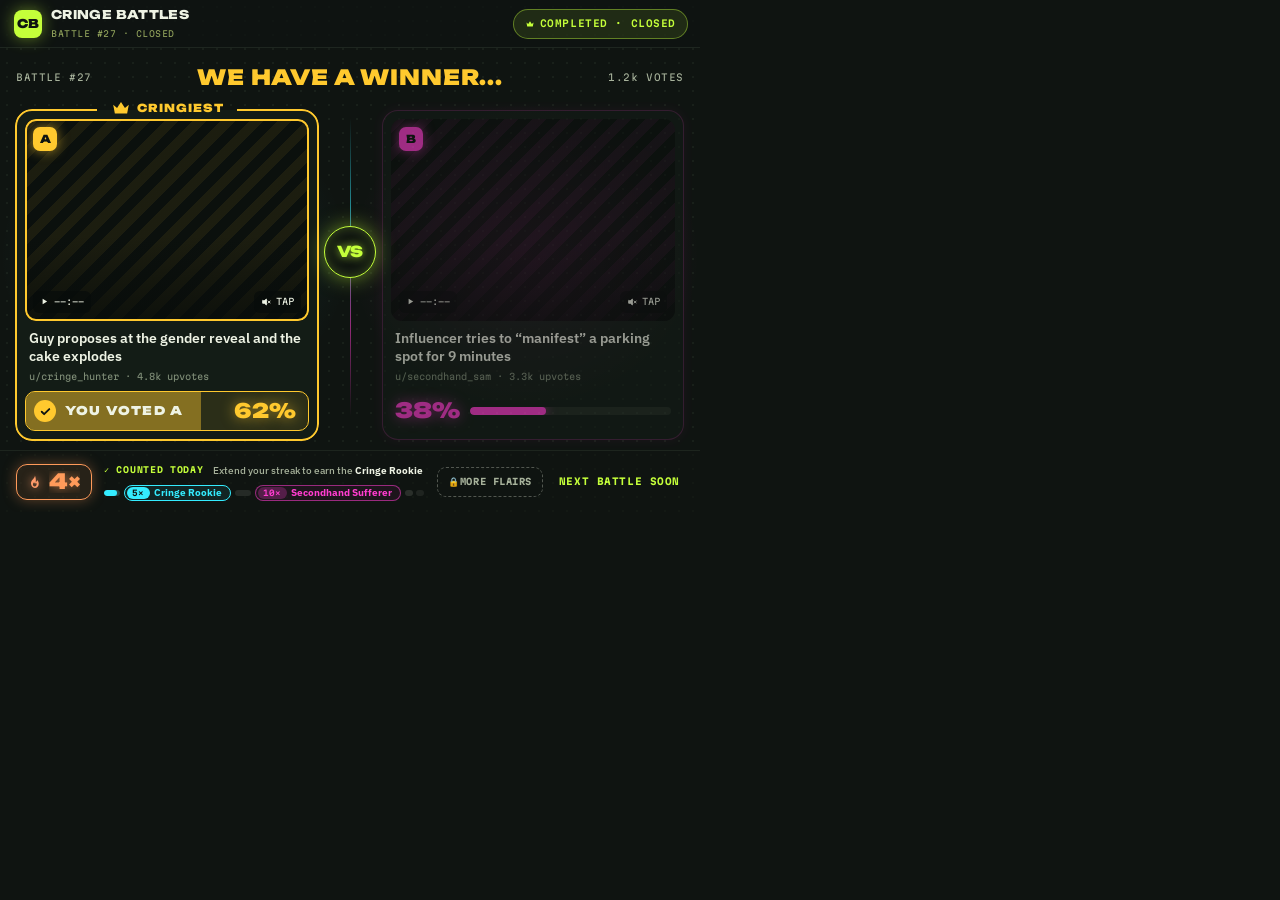
<file: winner-screen/cap/v043/picked-winner--inline-700x512.html>
<!doctype html><html><head><meta charset="utf-8"><meta name="viewport" content="width=700">
<link rel="stylesheet" href="app.css">
<style>html,body{width:700px;height:512px;overflow:hidden} /* capture: show the settled state (entrance animations finished) */ *,*::before,*::after{animation-delay:-10s!important;animation-duration:0.001s!important;transition:none!important}</style>
</head><body><div id="root"><div class="pv" data-testid="post-view"><div class="pv-head"><div class="pv-brand"><div class="cb-logo">CB</div><div><div class="pv-brand-name">CRINGE BATTLES</div><div class="pv-brand-sub"><span>BATTLE #27 · CLOSED</span></div></div></div><div class="pv-head-r"><div class="pv-pill is-closed" data-testid="battle-closed" role="status" aria-label="This battle is closed"><svg viewBox="0 0 24 24" width="10" height="10" fill="currentColor"><path d="M3.5 8.5l4.2 3.6L12 5.5l4.3 6.6 4.2-3.6-1.8 9.5H5.3z"></path></svg><span class="pv-pill-v">COMPLETED · CLOSED</span></div></div></div><div class="pv-body"><div class="pv-glow"></div><div class="pv-row is-won" data-testid="winner-title-row"><span>BATTLE #27</span><button class="pv-q pv-q-won" data-testid="winner-title" title="Replay the reveal">WE HAVE A WINNER...</button><span style="justify-self: end;">1.2k <span class="hide-sm">VOTES</span></span></div><div class="pv-grid"><div class="pv-card is-a is-lit is-picked is-champ" data-testid="card-left"><span class="pv-crown" data-testid="crown-left" aria-label="Clip A is the cringiest" role="img"><svg viewBox="0 0 24 24" width="22" height="22" fill="currentColor"><path d="M3.5 8.5l4.2 3.6L12 5.5l4.3 6.6 4.2-3.6-1.8 9.5H5.3z"></path></svg><span class="pv-crown-t">CRINGIEST</span></span><div class="pv-media" role="button" aria-label="Watch clip A with sound"><video></video><div class="pv-media-shade"></div><span class="pv-letter">A</span><span class="pv-chip l"><svg viewBox="0 0 24 24" width="9" height="9" fill="currentColor"><path d="M7 4.5v15l12-7.5z"></path></svg>--:--</span><span class="pv-chip r "><svg viewBox="0 0 24 24" width="10" height="10" fill="none" stroke="currentColor" stroke-width="2.2" stroke-linecap="round" stroke-linejoin="round"><path d="M4 9v6h4l5 4V5L8 9z" fill="currentColor"></path><path d="M17 9.5l5 5M22 9.5l-5 5"></path></svg>TAP</span></div><div class="pv-info"><div class="pv-title" title="Guy proposes at the gender reveal and the cake explodes">Guy proposes at the gender reveal and the cake explodes</div><div class="pv-meta"><button class="pv-credit" title="Open the original post">u/cringe_hunter</button> · 4.8k upvotes</div></div><div class="pv-result pv-voted" data-testid="voted-left" aria-label="You voted A: 62% of the vote"><span class="pv-voted-fill" style="width: 62%;"></span><span class="pv-voted-ico"><svg viewBox="0 0 24 24" width="13" height="13" fill="none" stroke="currentColor" stroke-width="3.4" stroke-linecap="round" stroke-linejoin="round"><path d="M5 12.5l4.5 4.5L19 7.5"></path></svg></span><span class="pv-voted-t"><span class="pv-voted-you">YOU </span>VOTED<span class="pv-voted-l"> A</span></span><span class="pv-pct pv-voted-pct">62%</span></div></div><div class="pv-card is-b is-unpicked is-loser" data-testid="card-right"><div class="pv-media" role="button" aria-label="Watch clip B with sound"><video></video><div class="pv-media-shade"></div><span class="pv-letter">B</span><span class="pv-chip l"><svg viewBox="0 0 24 24" width="9" height="9" fill="currentColor"><path d="M7 4.5v15l12-7.5z"></path></svg>--:--</span><span class="pv-chip r "><svg viewBox="0 0 24 24" width="10" height="10" fill="none" stroke="currentColor" stroke-width="2.2" stroke-linecap="round" stroke-linejoin="round"><path d="M4 9v6h4l5 4V5L8 9z" fill="currentColor"></path><path d="M17 9.5l5 5M22 9.5l-5 5"></path></svg>TAP</span></div><div class="pv-info"><div class="pv-title" title="Influencer tries to “manifest” a parking spot for 9 minutes">Influencer tries to “manifest” a parking spot for 9 minutes</div><div class="pv-meta"><button class="pv-credit" title="Open the original post">u/secondhand_sam</button> · 3.3k upvotes</div></div><div class="pv-result"><span class="pv-pct">38%</span><div class="pv-bar"><div style="width: 38%;"></div></div></div></div><div class="pv-vs"><div class="pv-vs-line"></div><div class="pv-vs-badge"><div class="pv-vs-core">VS</div></div></div></div><div class="pv-foot" data-testid="battle-foot"><div class="pv-fx" data-testid="foot-fx" data-mode="streak"><span class="pv-stk-chip" style="--sc: 52, 236, 255;" data-testid="streak-chip" data-tone="counted" role="img" aria-label="4 day streak"><svg viewBox="0 0 24 24" width="17" height="17" fill="currentColor"><path d="M12.6 2.5c.4 3-1.2 4.6-2.7 6.2C8.4 10.3 7 11.9 7 14.6 7 18 9.3 21 12.5 21s5.5-2.6 5.5-6c0-2.4-1.2-4.1-2.2-5.2-.2 1.4-.9 2.5-2 3 .5-2.9-.1-6.6-1.2-9.3zM12.4 19c-1.5 0-2.6-1.2-2.6-2.8 0-1.4.8-2.3 1.6-3.1.3 1 .9 1.6 1.7 1.9.2-.7.5-1.2.9-1.6.6.7 1 1.6 1 2.6 0 1.7-1.1 3-2.6 3z"></path></svg><span class="pv-stk-num" aria-hidden="true"><b>4×</b></span></span><div class="pv-fbody"><div class="pv-layer is-stl" data-testid="layer-streak"><div class="pv-stk is-voted is-lit" style="--sc: 52, 236, 255;" data-testid="streak" data-current="4" data-status="voted" data-tier-color="#34ECFF" data-mfit="0" data-fit="0"><div class="pv-stk-main"><div class="pv-stk-row is-top"><span class="pv-stk-status" data-testid="streak-status" aria-live="polite" aria-hidden="false">✓ COUNTED TODAY</span></div><div class="pv-stk-row is-lead"><span class="pv-stk-label" data-testid="streak-progress" title="Extend your streak to earn the Cringe Rookie flair (1 more day of voting)"><span class="pv-stk-lead"><span class="pv-stk-full">Extend your streak to earn the <b>Cringe Rookie</b> flair</span><span class="pv-stk-short">Next: <b>Cringe Rookie</b></span></span></span></div><div class="pv-stk-track" data-testid="streak-milestones"><span class="pv-stk-seg" data-seg="a" role="progressbar" aria-valuemin="0" aria-valuemax="100" aria-valuenow="80" aria-label="Extend your streak to earn the Cringe Rookie flair (1 more day of voting)"><span style="width: 80%;"></span></span><span class="pv-stk-mp is-next is-close" data-pill="5" style="--tc: 52, 236, 255;" title="5× Streak · Cringe Rookie"><b>5×</b><span class="pv-stk-mp-name"> Cringe Rookie</span></span><span class="pv-stk-seg" data-seg="b" aria-hidden="true"><span style="width: 0%;"></span></span><span class="pv-stk-mp is-second" data-pill="10" style="--tc: 255, 61, 207;" title="10× Streak · Secondhand Sufferer"><b>10×</b><span class="pv-stk-mp-name"> Secondhand Sufferer</span></span><span class="pv-stk-dots" data-testid="streak-dots" aria-hidden="true"><i></i><i></i><i></i></span></div></div><span class="pv-stk-morew"><button type="button" class="pv-stk-more" data-testid="streak-more" aria-label="More flairs" aria-expanded="false" aria-controls="_r_0_"><span aria-hidden="true">🔒</span><span class="pv-stk-more-t" aria-hidden="true"> More flairs</span></button></span><span class="pv-next" data-testid="next-start" role="timer">NEXT BATTLE SOON</span></div></div></div></div></div></div></div></div></body></html>
</file>
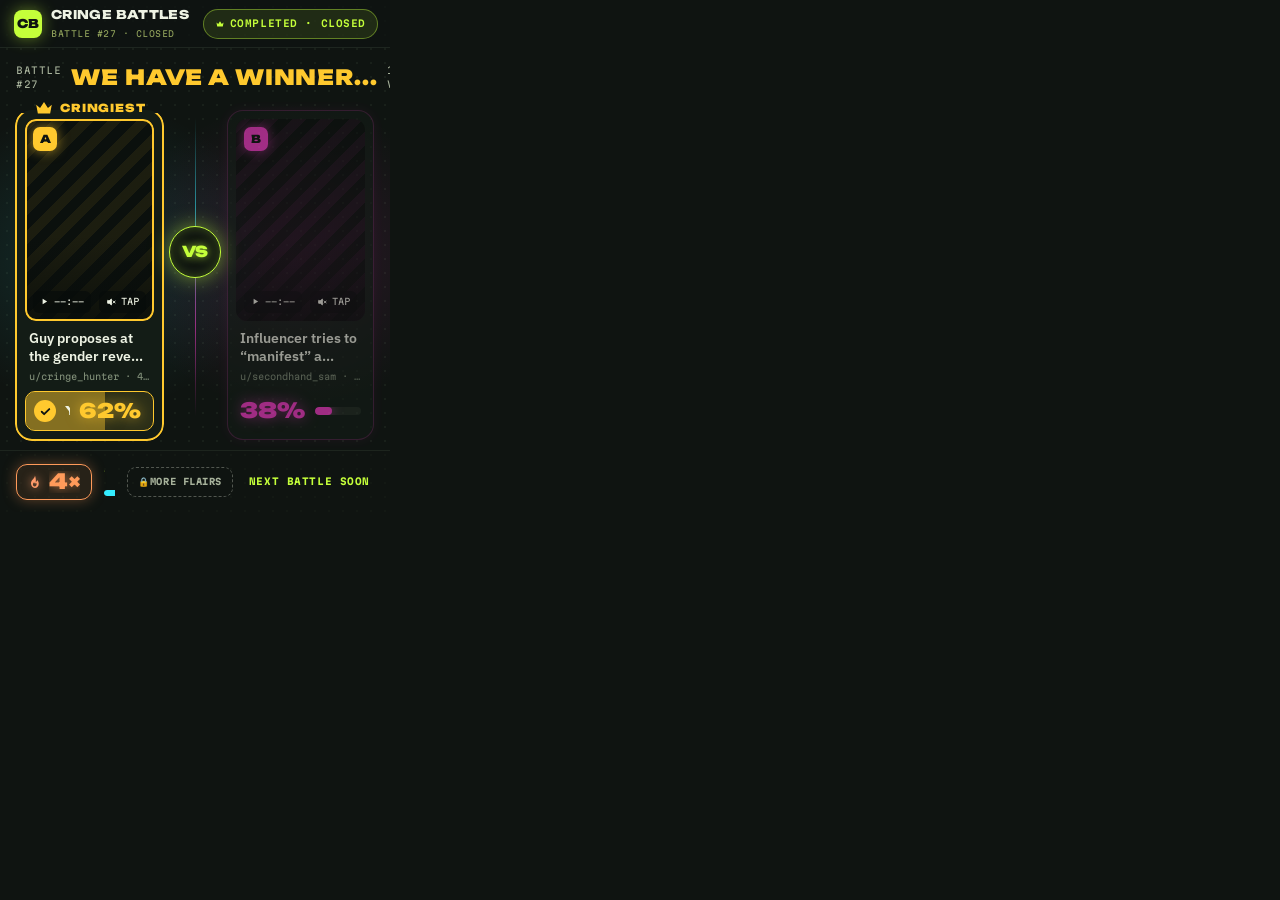
<file: winner-screen/cap/v043/picked-winner--phone-390x512.html>
<!doctype html><html><head><meta charset="utf-8"><meta name="viewport" content="width=390">
<link rel="stylesheet" href="app.css">
<style>html,body{width:390px;height:512px;overflow:hidden} /* capture: show the settled state (entrance animations finished) */ *,*::before,*::after{animation-delay:-10s!important;animation-duration:0.001s!important;transition:none!important}</style>
</head><body><div id="root"><div class="pv" data-testid="post-view"><div class="pv-head"><div class="pv-brand"><div class="cb-logo">CB</div><div><div class="pv-brand-name">CRINGE BATTLES</div><div class="pv-brand-sub"><span>BATTLE #27 · CLOSED</span></div></div></div><div class="pv-head-r"><div class="pv-pill is-closed" data-testid="battle-closed" role="status" aria-label="This battle is closed"><svg viewBox="0 0 24 24" width="10" height="10" fill="currentColor"><path d="M3.5 8.5l4.2 3.6L12 5.5l4.3 6.6 4.2-3.6-1.8 9.5H5.3z"></path></svg><span class="pv-pill-v">COMPLETED · CLOSED</span></div></div></div><div class="pv-body"><div class="pv-glow"></div><div class="pv-row is-won" data-testid="winner-title-row"><span>BATTLE #27</span><button class="pv-q pv-q-won" data-testid="winner-title" title="Replay the reveal">WE HAVE A WINNER...</button><span style="justify-self: end;">1.2k <span class="hide-sm">VOTES</span></span></div><div class="pv-grid"><div class="pv-card is-a is-lit is-picked is-champ" data-testid="card-left"><span class="pv-crown" data-testid="crown-left" aria-label="Clip A is the cringiest" role="img"><svg viewBox="0 0 24 24" width="22" height="22" fill="currentColor"><path d="M3.5 8.5l4.2 3.6L12 5.5l4.3 6.6 4.2-3.6-1.8 9.5H5.3z"></path></svg><span class="pv-crown-t">CRINGIEST</span></span><div class="pv-media" role="button" aria-label="Watch clip A with sound"><video></video><div class="pv-media-shade"></div><span class="pv-letter">A</span><span class="pv-chip l"><svg viewBox="0 0 24 24" width="9" height="9" fill="currentColor"><path d="M7 4.5v15l12-7.5z"></path></svg>--:--</span><span class="pv-chip r "><svg viewBox="0 0 24 24" width="10" height="10" fill="none" stroke="currentColor" stroke-width="2.2" stroke-linecap="round" stroke-linejoin="round"><path d="M4 9v6h4l5 4V5L8 9z" fill="currentColor"></path><path d="M17 9.5l5 5M22 9.5l-5 5"></path></svg>TAP</span></div><div class="pv-info"><div class="pv-title" title="Guy proposes at the gender reveal and the cake explodes">Guy proposes at the gender reveal and the cake explodes</div><div class="pv-meta"><button class="pv-credit" title="Open the original post">u/cringe_hunter</button> · 4.8k upvotes</div></div><div class="pv-result pv-voted" data-testid="voted-left" aria-label="You voted A: 62% of the vote"><span class="pv-voted-fill" style="width: 62%;"></span><span class="pv-voted-ico"><svg viewBox="0 0 24 24" width="13" height="13" fill="none" stroke="currentColor" stroke-width="3.4" stroke-linecap="round" stroke-linejoin="round"><path d="M5 12.5l4.5 4.5L19 7.5"></path></svg></span><span class="pv-voted-t"><span class="pv-voted-you">YOU </span>VOTED<span class="pv-voted-l"> A</span></span><span class="pv-pct pv-voted-pct">62%</span></div></div><div class="pv-card is-b is-unpicked is-loser" data-testid="card-right"><div class="pv-media" role="button" aria-label="Watch clip B with sound"><video></video><div class="pv-media-shade"></div><span class="pv-letter">B</span><span class="pv-chip l"><svg viewBox="0 0 24 24" width="9" height="9" fill="currentColor"><path d="M7 4.5v15l12-7.5z"></path></svg>--:--</span><span class="pv-chip r "><svg viewBox="0 0 24 24" width="10" height="10" fill="none" stroke="currentColor" stroke-width="2.2" stroke-linecap="round" stroke-linejoin="round"><path d="M4 9v6h4l5 4V5L8 9z" fill="currentColor"></path><path d="M17 9.5l5 5M22 9.5l-5 5"></path></svg>TAP</span></div><div class="pv-info"><div class="pv-title" title="Influencer tries to “manifest” a parking spot for 9 minutes">Influencer tries to “manifest” a parking spot for 9 minutes</div><div class="pv-meta"><button class="pv-credit" title="Open the original post">u/secondhand_sam</button> · 3.3k upvotes</div></div><div class="pv-result"><span class="pv-pct">38%</span><div class="pv-bar"><div style="width: 38%;"></div></div></div></div><div class="pv-vs"><div class="pv-vs-line"></div><div class="pv-vs-badge"><div class="pv-vs-core">VS</div></div></div></div><div class="pv-foot" data-testid="battle-foot"><div class="pv-fx" data-testid="foot-fx" data-mode="streak"><span class="pv-stk-chip" style="--sc: 52, 236, 255;" data-testid="streak-chip" data-tone="counted" role="img" aria-label="4 day streak"><svg viewBox="0 0 24 24" width="17" height="17" fill="currentColor"><path d="M12.6 2.5c.4 3-1.2 4.6-2.7 6.2C8.4 10.3 7 11.9 7 14.6 7 18 9.3 21 12.5 21s5.5-2.6 5.5-6c0-2.4-1.2-4.1-2.2-5.2-.2 1.4-.9 2.5-2 3 .5-2.9-.1-6.6-1.2-9.3zM12.4 19c-1.5 0-2.6-1.2-2.6-2.8 0-1.4.8-2.3 1.6-3.1.3 1 .9 1.6 1.7 1.9.2-.7.5-1.2.9-1.6.6.7 1 1.6 1 2.6 0 1.7-1.1 3-2.6 3z"></path></svg><span class="pv-stk-num" aria-hidden="true"><b>4×</b></span></span><div class="pv-fbody"><div class="pv-layer is-stl" data-testid="layer-streak"><div class="pv-stk is-voted is-lit" style="--sc: 52, 236, 255;" data-testid="streak" data-current="4" data-status="voted" data-tier-color="#34ECFF" data-mfit="0" data-fit="0"><div class="pv-stk-main"><div class="pv-stk-row is-top"><span class="pv-stk-status" data-testid="streak-status" aria-live="polite" aria-hidden="false">✓ COUNTED TODAY</span></div><div class="pv-stk-row is-lead"><span class="pv-stk-label" data-testid="streak-progress" title="Extend your streak to earn the Cringe Rookie flair (1 more day of voting)"><span class="pv-stk-lead"><span class="pv-stk-full">Extend your streak to earn the <b>Cringe Rookie</b> flair</span><span class="pv-stk-short">Next: <b>Cringe Rookie</b></span></span></span></div><div class="pv-stk-track" data-testid="streak-milestones"><span class="pv-stk-seg" data-seg="a" role="progressbar" aria-valuemin="0" aria-valuemax="100" aria-valuenow="80" aria-label="Extend your streak to earn the Cringe Rookie flair (1 more day of voting)"><span style="width: 80%;"></span></span><span class="pv-stk-mp is-next is-close" data-pill="5" style="--tc: 52, 236, 255;" title="5× Streak · Cringe Rookie"><b>5×</b><span class="pv-stk-mp-name"> Cringe Rookie</span></span><span class="pv-stk-seg" data-seg="b" aria-hidden="true"><span style="width: 0%;"></span></span><span class="pv-stk-mp is-second" data-pill="10" style="--tc: 255, 61, 207;" title="10× Streak · Secondhand Sufferer"><b>10×</b><span class="pv-stk-mp-name"> Secondhand Sufferer</span></span><span class="pv-stk-dots" data-testid="streak-dots" aria-hidden="true"><i></i><i></i><i></i></span></div></div><span class="pv-stk-morew"><button type="button" class="pv-stk-more" data-testid="streak-more" aria-label="More flairs" aria-expanded="false" aria-controls="_r_0_"><span aria-hidden="true">🔒</span><span class="pv-stk-more-t" aria-hidden="true"> More flairs</span></button></span><span class="pv-next" data-testid="next-start" role="timer">NEXT BATTLE SOON</span></div></div></div></div></div></div></div></div></body></html>
</file>
